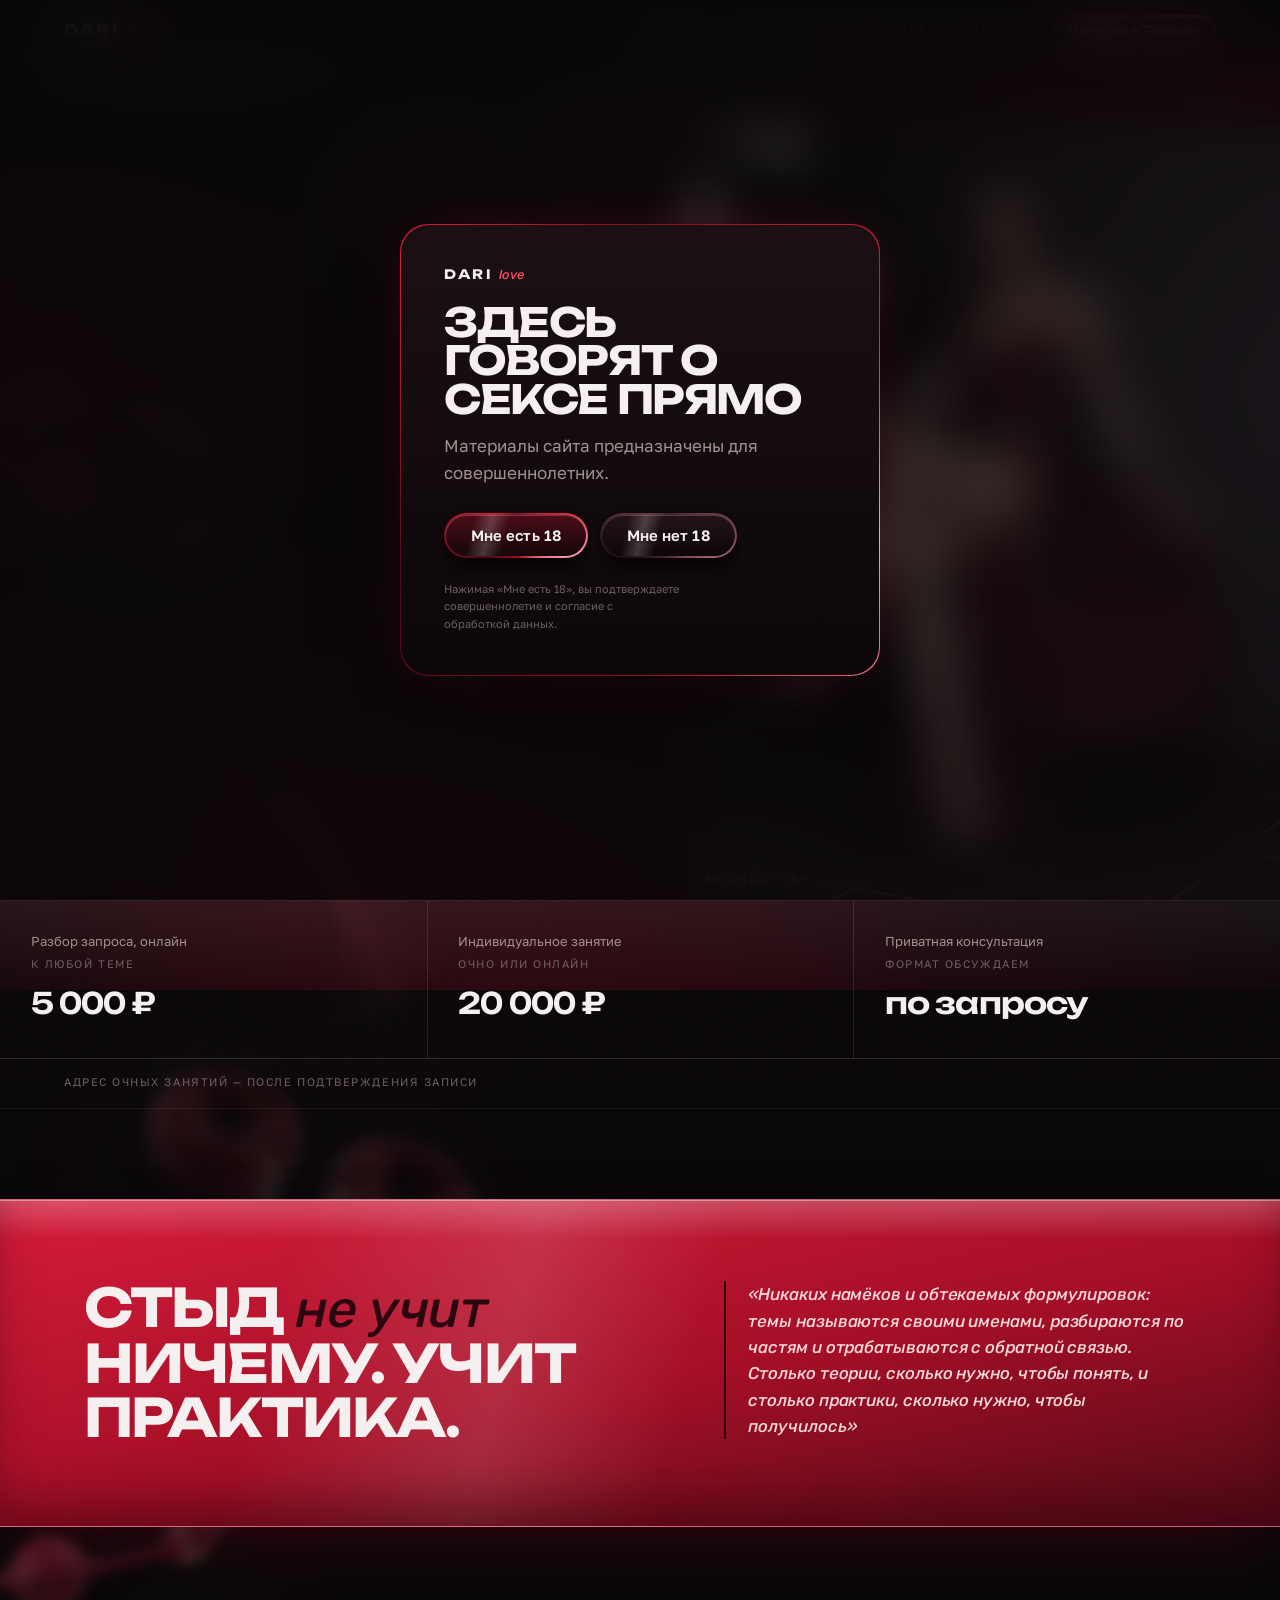
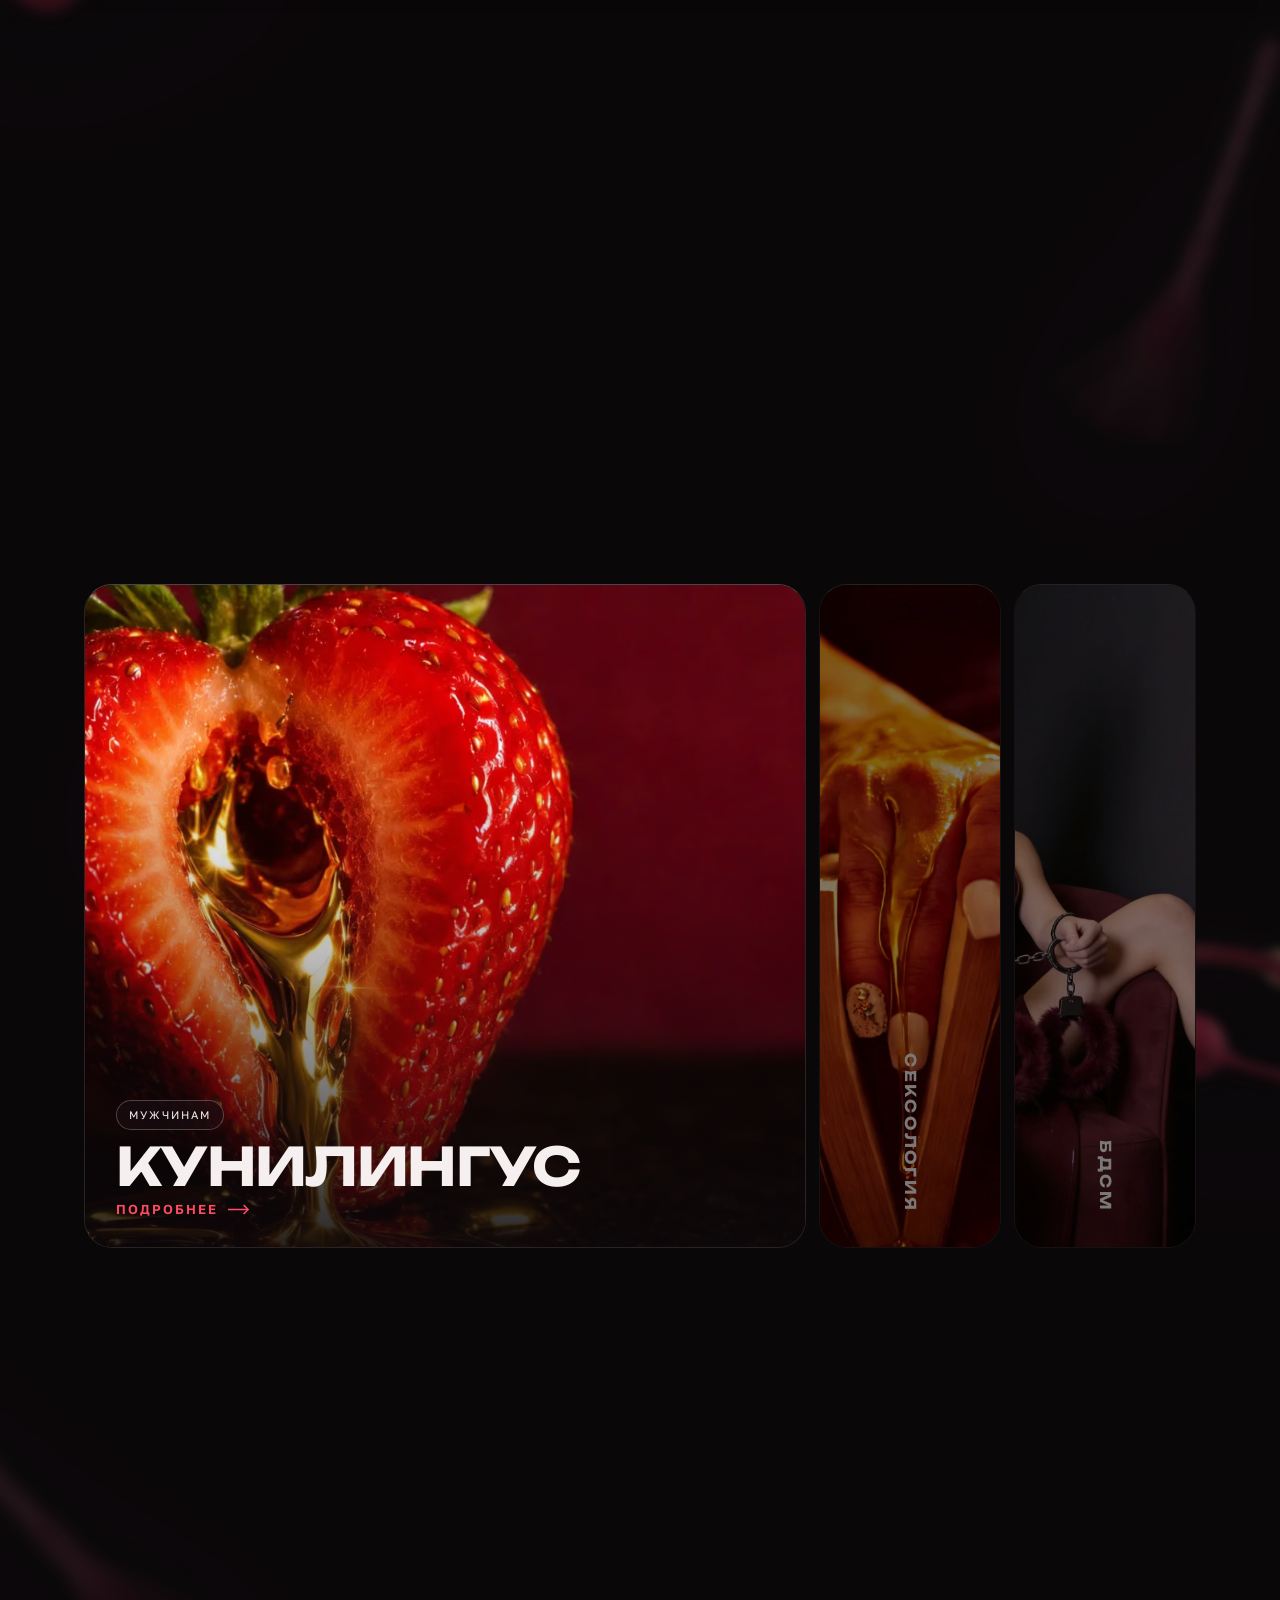
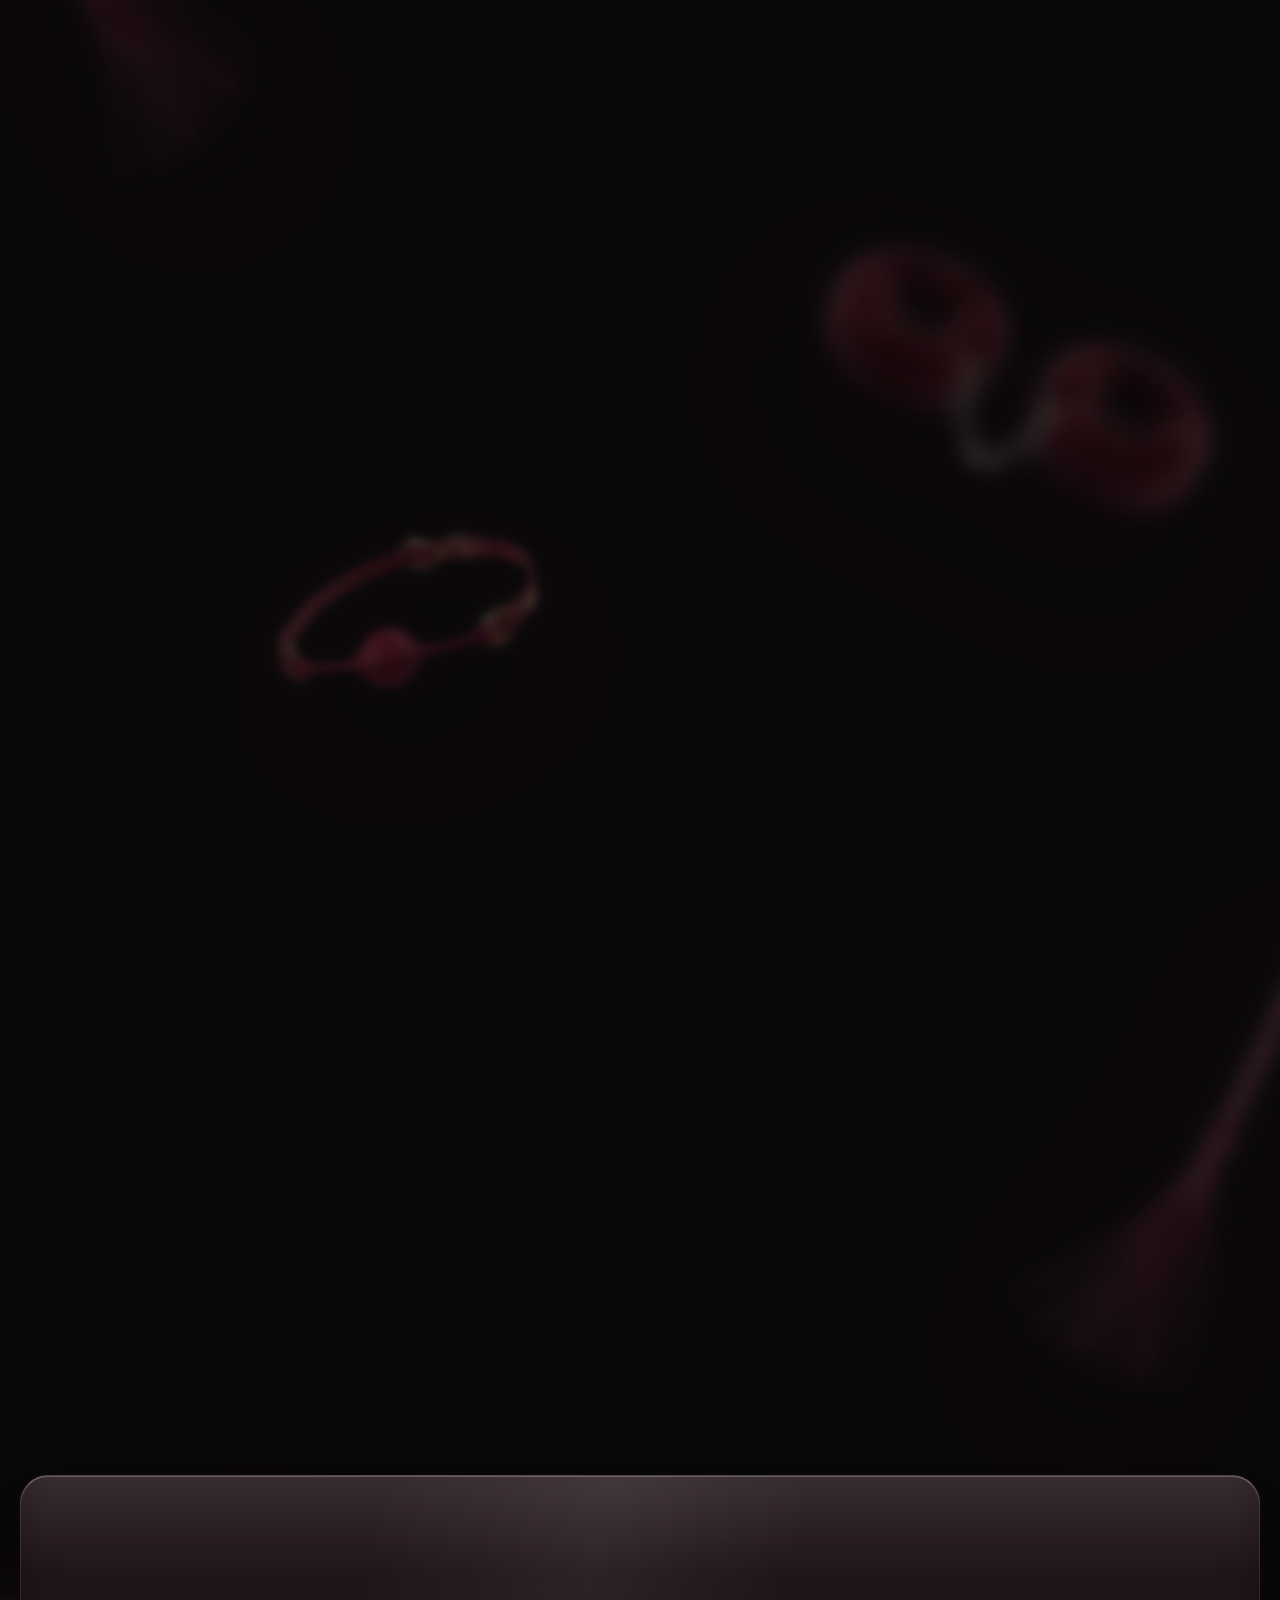
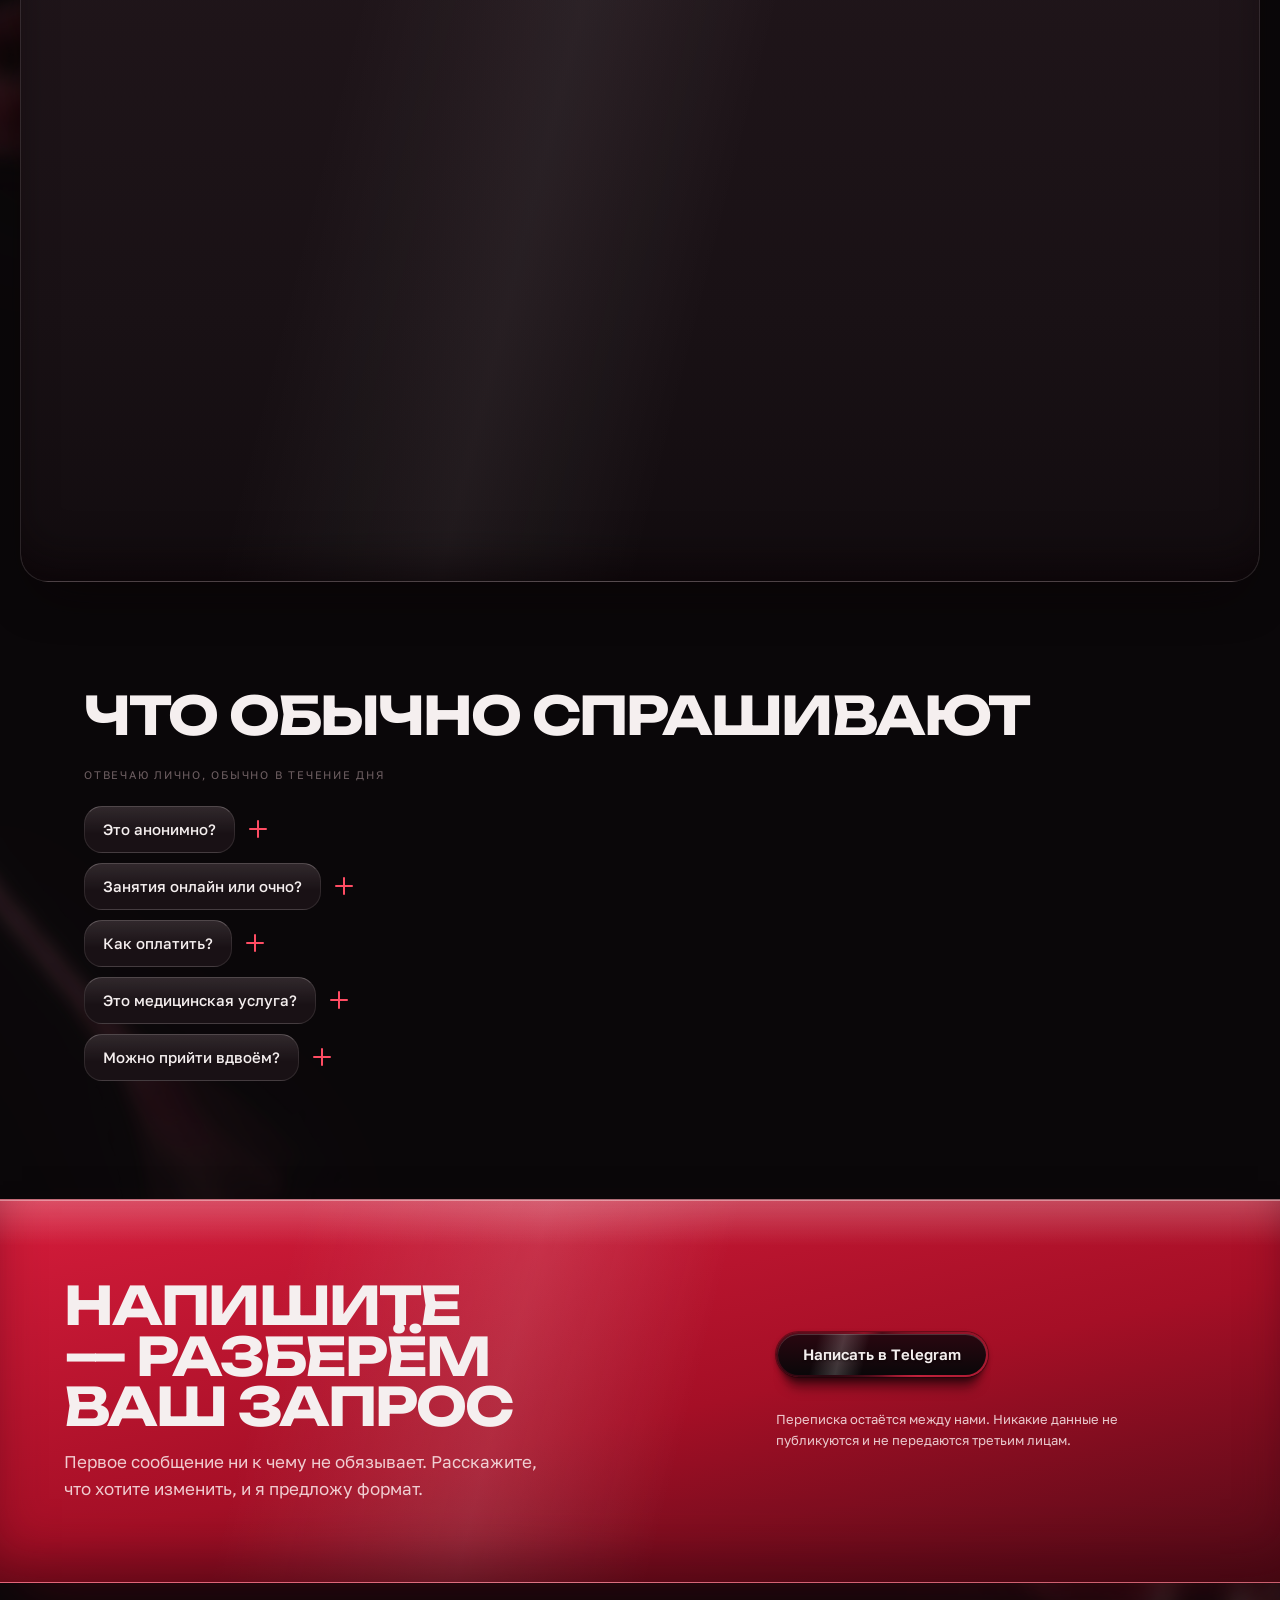
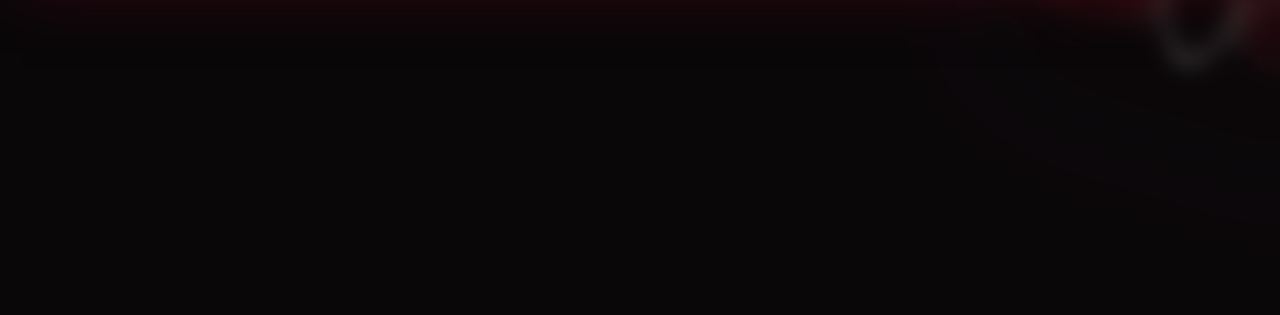
<file: index.html>
<!doctype html>
<html lang="ru">
<head>
<meta charset="utf-8">
<meta name="viewport" content="width=device-width, initial-scale=1">
<title>DARI LOVE · Индивидуальное обучение · Москва</title>
<meta name="description" content="Индивидуальное обучение и разборы. Онлайн и очно в Москве.">
<meta property="og:title" content="DARI LOVE">
<meta property="og:description" content="Индивидуальное обучение · Москва">
<meta property="og:type" content="website">
<meta name="robots" content="index,follow">
<meta name="theme-color" content="#0A0709">
<link rel="preload" as="font" type="font/woff2" href="assets/fonts/unbounded-subset.woff2" crossorigin>
<link rel="preload" as="font" type="font/woff2" href="assets/fonts/golos-text-subset.woff2" crossorigin>
<link rel="preload" as="image" href="assets/img/dari-hero2.avif" type="image/avif">
<link rel="stylesheet" href="css/base.css">
<link rel="stylesheet" href="css/site.css">
</head>
<body>
<!--
THESIS: обучение интимности подано материально — как латекс под студийным
светом: плотно, глянцево, без иносказаний; отказ от книжной метафоры.
OWN-WORLD: почти чёрные натянутые плоскости во всю ширину, жёсткие блики по
верхней кромке, один алый акцент, который горит только под светом,
широкий гротеск капслоком без единой антиквы; атрибуты в фоне ленты
качаются на пружине вслед за перетаскиванием.
STORY: посетитель упирается в прямое заявление, знакомится с автором,
проходит доступные материалы, получает цену и уходит в Telegram.
FIRST VIEWPORT: слева заголовок капслоком и рукописное слово, которое
дописывается на глазах; справа кадр, упирающийся в край экрана.
FORM: латексная плоскость, направление выбрано клиентом взамен «Переплёта».
FINISH: unreviewed and undocumented is unfinished; this build ends with the finish review, the verdict, DESIGN.md, and every shipping raster carrying its provenance
-->
<div class="field"></div>
<div class="grain"></div>

<!-- Возрастной гейт: страница за размытием до подтверждения -->
<div class="gate" id="gate" hidden>
  <div class="gate__card">
    <p class="gate__mark wordmark">DARI <i>love</i></p>
    <h2>Здесь говорят о сексе прямо</h2>
    <p class="gate__note">Материалы сайта предназначены для совершеннолетних.</p>
    <div class="gate__row">
      <button class="pill" id="gate-yes" type="button">Мне есть 18</button>
      <button class="pill pill--quiet" id="gate-no" type="button">Мне нет 18</button>
    </div>
    <p class="gate__legal">Нажимая «Мне есть 18», вы подтверждаете совершеннолетие и согласие с обработкой данных.</p>
  </div>
</div>

<header class="head" id="head">
  <a class="head__mark wordmark" href="#top">DARI <i>love</i></a>
  <nav aria-label="Разделы">
    <a class="rail__tick" href="#about">Обо мне</a>
    <a class="rail__tick" href="#chapters">Темы</a>
    <a class="rail__tick" href="#live">Живой формат</a>
    <a class="rail__tick" href="#faq">Вопросы</a>
  </nav>
  <a class="pill" data-tg="head" href="#">Написать в Telegram</a>
</header>

<!-- Индикатор прокрутки: столбик чёрточек слева, по одной на раздел -->
<nav class="ticks" id="ticks" aria-label="Разделы страницы"></nav>

<!-- Атрибуты левитируют в фоне всей страницы, начиная с первого экрана:
     разные размеры, стороны, наклоны и глубина размытия -->
<div class="attrs" aria-hidden="true">
  <span class="attr attr--01"><picture><source srcset="assets/img/att-cuffs.avif" type="image/avif"><img src="assets/img/att-cuffs.webp" alt="" width="466" height="700" loading="lazy" decoding="async"></picture></span>
  <span class="attr attr--02"><picture><source srcset="assets/img/att-gag.avif" type="image/avif"><img src="assets/img/att-gag.webp" alt="" width="700" height="700" loading="lazy" decoding="async"></picture></span>
  <span class="attr attr--03"><picture><source srcset="assets/img/att-whip.avif" type="image/avif"><img src="assets/img/att-whip.webp" alt="" width="466" height="700" loading="lazy" decoding="async"></picture></span>
  <span class="attr attr--04"><picture><source srcset="assets/img/att-cuffs.avif" type="image/avif"><img src="assets/img/att-cuffs.webp" alt="" width="466" height="700" loading="lazy" decoding="async"></picture></span>
  <span class="attr attr--05"><picture><source srcset="assets/img/att-gag.avif" type="image/avif"><img src="assets/img/att-gag.webp" alt="" width="700" height="700" loading="lazy" decoding="async"></picture></span>
  <span class="attr attr--06"><picture><source srcset="assets/img/att-whip.avif" type="image/avif"><img src="assets/img/att-whip.webp" alt="" width="466" height="700" loading="lazy" decoding="async"></picture></span>
  <span class="attr attr--07"><picture><source srcset="assets/img/att-cuffs.avif" type="image/avif"><img src="assets/img/att-cuffs.webp" alt="" width="466" height="700" loading="lazy" decoding="async"></picture></span>
  <span class="attr attr--08"><picture><source srcset="assets/img/att-gag.avif" type="image/avif"><img src="assets/img/att-gag.webp" alt="" width="700" height="700" loading="lazy" decoding="async"></picture></span>
  <span class="attr attr--09"><picture><source srcset="assets/img/att-whip.avif" type="image/avif"><img src="assets/img/att-whip.webp" alt="" width="466" height="700" loading="lazy" decoding="async"></picture></span>
  <span class="attr attr--10"><picture><source srcset="assets/img/att-cuffs.avif" type="image/avif"><img src="assets/img/att-cuffs.webp" alt="" width="466" height="700" loading="lazy" decoding="async"></picture></span>
  <span class="attr attr--11"><picture><source srcset="assets/img/att-gag.avif" type="image/avif"><img src="assets/img/att-gag.webp" alt="" width="700" height="700" loading="lazy" decoding="async"></picture></span>
  <span class="attr attr--12"><picture><source srcset="assets/img/att-whip.avif" type="image/avif"><img src="assets/img/att-whip.webp" alt="" width="466" height="700" loading="lazy" decoding="async"></picture></span>
  <span class="attr attr--13"><picture><source srcset="assets/img/att-cuffs.avif" type="image/avif"><img src="assets/img/att-cuffs.webp" alt="" width="466" height="700" loading="lazy" decoding="async"></picture></span>
  <span class="attr attr--14"><picture><source srcset="assets/img/att-gag.avif" type="image/avif"><img src="assets/img/att-gag.webp" alt="" width="700" height="700" loading="lazy" decoding="async"></picture></span>
  <span class="attr attr--15"><picture><source srcset="assets/img/att-whip.avif" type="image/avif"><img src="assets/img/att-whip.webp" alt="" width="466" height="700" loading="lazy" decoding="async"></picture></span>
  <span class="attr attr--16"><picture><source srcset="assets/img/att-cuffs.avif" type="image/avif"><img src="assets/img/att-cuffs.webp" alt="" width="466" height="700" loading="lazy" decoding="async"></picture></span>
</div>

<main class="wrap" id="top">

  <!-- ——— Первый экран ————————————————————————————————————— -->
  <section class="hero">
    <div class="hero__lead">
      <h1><span class="hero__line">Об этом</span> <span class="hero__line">не говорят</span> <span class="hot" data-handwrite>вслух</span></h1>
      <p class="lede">Живые занятия и разборы, готовые лекции и работа один на один. Теория, практика с обратной связью и план на несколько недель вместо случайных советов.</p>
      <p class="subjects">Кунилингус · Сексология · БДСМ · Приватно · Москва · и многое другое</p>

      <div class="actions">
        <a class="pill" data-tg="hero" href="#">Написать в Telegram</a>
        <a class="pill pill--quiet" href="#chapters">Смотреть темы</a>
      </div>
    </div>

    <figure class="shot">
      <div class="plate">
        <picture><source srcset="assets/img/dari-hero2.avif" type="image/avif"><img class="over" src="assets/img/dari-hero2.webp" alt="Dari love в бордовом латексном платье" width="1200" height="1600" fetchpriority="high" decoding="async"></picture>
      </div>
      <figcaption class="shot__cap"><span>Москва</span><span class="tabular">18+</span></figcaption>
    </figure>
  </section>

  <!-- ——— Прайс-строка ————————————————————————————————————— -->
  <dl class="rates" id="prices"></dl>
  <p class="rates__note">Адрес очных занятий — после подтверждения записи</p>

  <!-- ——— Манифест: алая плоскость во всю ширину ——————————— -->
  <section class="manifest material material--hot">
    <div class="hold manifest__inner">
      <p class="manifest__line">Стыд <span class="hot">не учит</span> ничему. Учит практика.</p>
      <blockquote class="manifest__quote">«Никаких намёков и обтекаемых формулировок: темы называются своими именами, разбираются по частям и отрабатываются с обратной связью. Столько теории, сколько нужно, чтобы понять, и столько практики, сколько нужно, чтобы получилось»</blockquote>
    </div>
  </section>

  <!-- ——— Обо мне ————————————————————————————————————————— -->
  <section class="about" id="about">
    <div class="plate about__plate">
      <img src="assets/img/dari-wide.webp" alt="Dari love" width="1200" height="675" loading="lazy" decoding="async">
    </div>
    <div>
      <h2 id="about-title"></h2>
      <p class="about__text" id="about-text"></p>
      <p class="placeholder">Заглушка — заменить на настоящий текст и факты</p>
      <div class="about__facts" id="about-facts"></div>
    </div>
  </section>

  <!-- ——— Доступные материалы: тянущаяся лента ——————————————— -->
  <section class="chapters" id="chapters">
    <div class="chapters__pin">
      <div class="chapters__head">
        <h2>Доступные материалы</h2>
        <p class="chapters__counter tabular" id="deck-counter"></p>
      </div>

      <div class="gallery" id="gallery"></div>
    </div>
  </section>

  <!-- ——— Живой формат ——————————————————————————————————— -->
  <section class="live" id="live">
    <h2>Занятия в Москве</h2>
    <p class="live__lede">Очные занятия проходят небольшими группами и один на один. Мест физически немного, поэтому запись закрывается заранее.</p>

    <div class="live__grid">
      <div class="fact"><b class="tabular" id="live-seats"></b><span>свободно на ближайшие даты</span></div>
      <div class="fact"><b class="tabular" id="live-deadline"></b><span id="live-month"></span></div>
    </div>

    <p class="live__cta">
      <a class="pill" data-tg="live" href="#">Занять место</a>
      <span id="live-gift"></span>
    </p>
  </section>

  <!-- ——— Приватно: единственное место консультации на странице —— -->
  <section class="private material" id="private">
    <div>
      <h2 id="consult-title"></h2>
      <p id="consult-text"></p>
      <ul class="private__list" id="consult-points"></ul>
      <p class="private__price" id="consult-price"></p>
      <p style="margin-top:26px"><a class="pill" data-tg="private" href="#">Написать лично</a></p>
    </div>
    <div class="plate private__plate">
      <picture><source srcset="assets/img/card-konsul.avif" type="image/avif"><img src="assets/img/card-konsul.webp" alt="" width="900" height="1125" loading="lazy" decoding="async"></picture>
    </div>
  </section>

  <!-- ——— Отзывы (удаляются, пока список пуст) ———————————— -->
  <section class="reviews" id="reviews">
    <h2>Отзывы</h2>
    <div class="reviews__grid" id="reviews-grid"></div>
  </section>

  <!-- ——— Вопросы ————————————————————————————————————————— -->
  <section class="faq" id="faq">
    <h2>Что обычно спрашивают</h2>
    <div id="faq-list"></div>
  </section>

  <!-- ——— Заявка: алая плоскость во всю ширину —————————————— -->
  <section class="lead material material--hot">
    <div>
      <h2>Напишите — разберём ваш запрос</h2>
      <p>Первое сообщение ни к чему не обязывает. Расскажите, что хотите изменить, и я предложу формат.</p>
    </div>
    <div class="lead__side">
      <a class="pill" data-tg="lead" href="#">Написать в Telegram</a>
      <p class="consent">Переписка остаётся между нами. Никакие данные не публикуются и не передаются третьим лицам.</p>
    </div>
  </section>

  <!-- ——— Подвал —————————————————————————————————————————— -->
  <footer class="foot">
    <hr class="seam">
    <div class="wordmark">DARI <i>love</i></div>
    <div class="foot__links" id="foot-links"></div>
    <small id="foot-legal"></small>
    <small>18+ · Москва</small>
  </footer>
</main>

<!-- Единственная кнопка благодарности: плавающий виджет, качается при прокрутке -->
<a class="thanks-widget" id="thanks" data-href="tribute" href="#">
  <svg viewBox="0 0 24 24" aria-hidden="true"><path d="M12 20.4 4.3 12.8a4.6 4.6 0 0 1 6.5-6.5l1.2 1.2 1.2-1.2a4.6 4.6 0 0 1 6.5 6.5z"/></svg>
  <span>Поблагодарить</span>
</a>

<dialog class="sheet" id="sheet">
  <div class="sheet__inner material" id="sheet-body"></div>
  <button class="sheet__close" id="sheet-close" type="button" aria-label="Закрыть">
    <svg viewBox="0 0 20 20" aria-hidden="true"><path d="M5 5 15 15M15 5 5 15"/></svg>
  </button>
</dialog>

<script src="js/content.js" defer></script>
<script src="js/handwriting.js" defer></script>
<script src="js/site.js" defer></script>
</body>
</html>
</file>
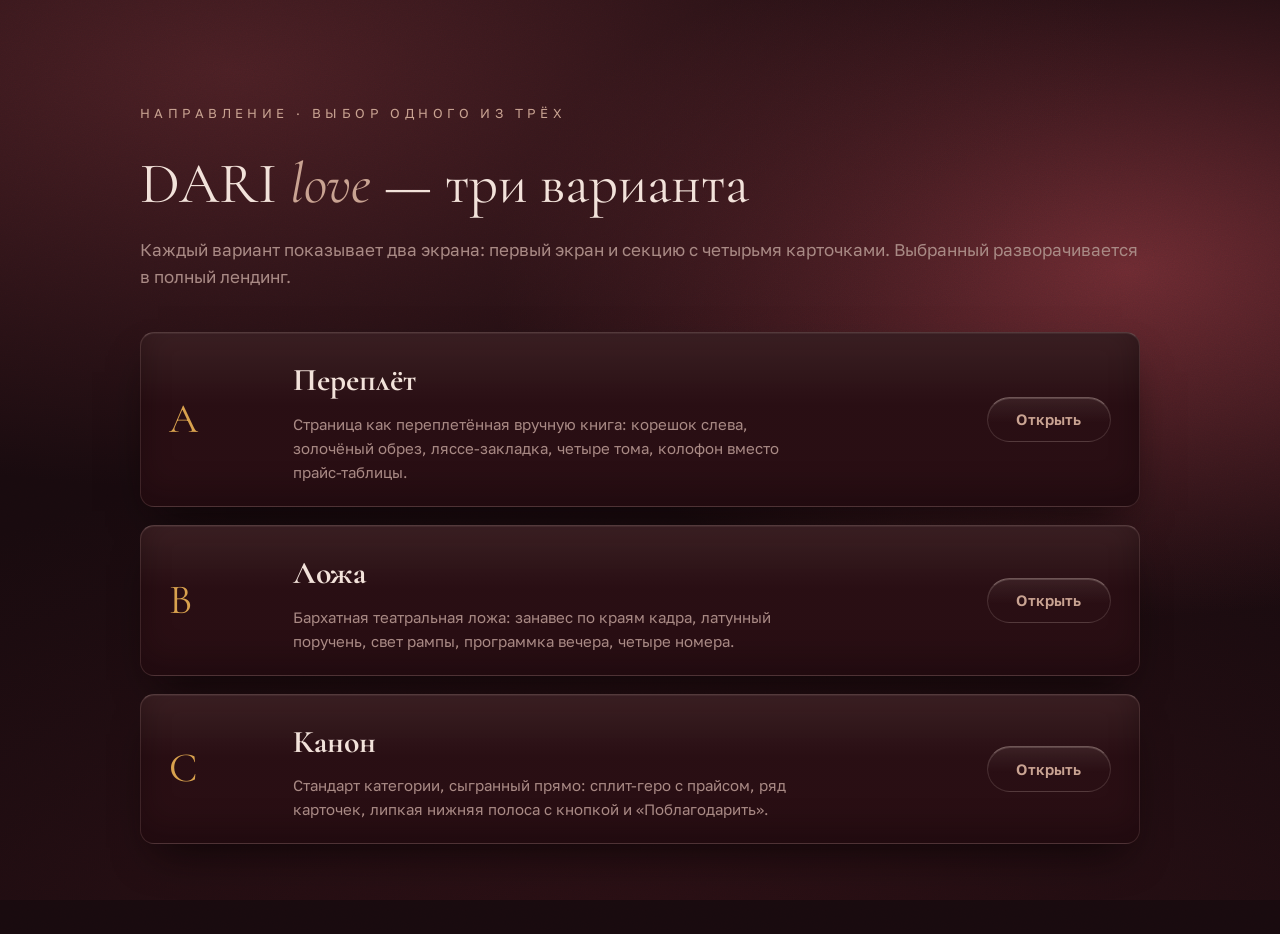
<file: variants/index.html>
<!doctype html>
<html lang="ru">
<head>
<meta charset="utf-8">
<meta name="viewport" content="width=device-width, initial-scale=1">
<title>DARI LOVE · три направления</title>
<link rel="preconnect" href="https://fonts.googleapis.com">
<link rel="preconnect" href="https://fonts.gstatic.com" crossorigin>
<link href="https://fonts.googleapis.com/css2?family=Cormorant+Garamond:ital,wght@0,300;0,400;1,300;1,400&family=Golos+Text:wght@400;500;600&display=swap" rel="stylesheet">
<link rel="stylesheet" href="shared.css">
<style>
  .page { max-width: 1080px; margin: 0 auto; padding: clamp(40px, 8vw, 90px) clamp(18px, 4vw, 40px) 90px; }
  h1 { font-family: 'Cormorant Garamond', Georgia, serif; font-weight: 400; font-size: var(--step-4); margin: 14px 0 6px; }
  .sub { color: var(--muted); margin: 0 0 42px; }
  .list { display: grid; gap: 18px; }
  .row {
    display: grid; grid-template-columns: 92px 1fr auto; gap: clamp(16px, 3vw, 32px);
    align-items: center; padding: 22px clamp(18px, 3vw, 28px);
    border-radius: 14px; text-decoration: none; color: inherit;
    transition: transform 200ms var(--ease);
  }
  .row:hover { transform: translateY(-3px); }
  .row__key { font-family: 'Cormorant Garamond', Georgia, serif; font-size: 2.6rem; line-height: 1; color: var(--gold); }
  .row__name { font-family: 'Cormorant Garamond', Georgia, serif; font-size: var(--step-3); margin: 0; }
  .row__note { color: var(--muted); font-size: var(--step-1); margin: 6px 0 0; max-width: 56ch; }
  @media (max-width: 620px) { .row { grid-template-columns: 56px 1fr; } .row .pill { grid-column: 2; justify-self: start; } }
</style>
</head>
<body>
<div class="velvet"></div>
<div class="grain"></div>

<main class="page">
  <p class="kicker">Направление · выбор одного из трёх</p>
  <h1>DARI <i style="font-style:italic;color:var(--skin)">love</i> — три варианта</h1>
  <p class="sub">Каждый вариант показывает два экрана: первый экран и секцию с четырьмя карточками. Выбранный разворачивается в полный лендинг.</p>

  <div class="list">
    <a class="row material" href="a-perepliot.html">
      <span class="row__key">A</span>
      <span>
        <h2 class="row__name">Переплёт</h2>
        <p class="row__note">Страница как переплетённая вручную книга: корешок слева, золочёный обрез, ляссе-закладка, четыре тома, колофон вместо прайс-таблицы.</p>
      </span>
      <span class="pill pill--quiet">Открыть</span>
    </a>

    <a class="row material" href="b-lozha.html">
      <span class="row__key">B</span>
      <span>
        <h2 class="row__name">Ложа</h2>
        <p class="row__note">Бархатная театральная ложа: занавес по краям кадра, латунный поручень, свет рампы, программка вечера, четыре номера.</p>
      </span>
      <span class="pill pill--quiet">Открыть</span>
    </a>

    <a class="row material" href="c-kanon.html">
      <span class="row__key">C</span>
      <span>
        <h2 class="row__name">Канон</h2>
        <p class="row__note">Стандарт категории, сыгранный прямо: сплит-геро с прайсом, ряд карточек, липкая нижняя полоса с кнопкой и «Поблагодарить».</p>
      </span>
      <span class="pill pill--quiet">Открыть</span>
    </a>
  </div>
</main>
</body>
</html>
</file>
<file: css/base.css>
/* DARI LOVE — фундамент направления «Латекс».
   Материал страницы — не бархат, а латекс: свет ложится жёсткими бликами,
   тени густые, красный горит только там, где на него падает свет. */

/* Шрифты лежат в репозитории сабсетами: кириллица, базовая латиница,
   типографика и знак рубля. С Google приходило 307 КБ в пяти файлах плюс два
   внешних соединения (googleapis + gstatic); здесь 120 КБ и ни одного чужого
   домена. Unbounded и Golos — переменные по оси веса, Rubik зафиксирован на
   450: он нужен ровно для курсивных акцентов и прямой речи.
   Лицензии OFL лежат рядом, в assets/fonts/. */

@font-face {
  font-family: 'Unbounded';
  src: url('../assets/fonts/unbounded-subset.woff2') format('woff2-variations');
  font-weight: 500 800;
  font-style: normal;
  font-display: swap;
}

@font-face {
  font-family: 'Golos Text';
  src: url('../assets/fonts/golos-text-subset.woff2') format('woff2-variations');
  font-weight: 400 600;
  font-style: normal;
  font-display: swap;
}

@font-face {
  font-family: 'Rubik';
  src: url('../assets/fonts/rubik-italic-subset.woff2') format('woff2');
  font-weight: 400 600;
  font-style: italic;
  font-display: swap;
}

:root {
  /* Поверхности: от самой глубокой к поднятой. Чистого чёрного нет. */
  --void:      #0A0709;
  --pitch:     #120C0F;
  --slab:      #191115;
  --slab-lit:  #21161B;

  /* Латекс: один акцент, три состояния света. */
  --latex:     #A50F26;
  --latex-lit: #D51C3B;
  --latex-hot: #FF4C63;
  --latex-low: #4E0A16;

  /* Те же цвета триплетами: поле и свечения смешиваются из палитры,
     а не из подобранных на глаз соседних оттенков. */
  --latex-rgb:     165 15 38;
  --latex-lit-rgb: 213 28 59;
  --latex-hot-rgb: 255 76 99;
  --latex-low-rgb: 78 10 22;
  --latex-shadow: #2A0710;   /* красное в тени: текст и клавиша на алой плоскости */

  /* Текст. */
  --bone:      #F5EFEF;
  --ash:       #A2908F;
  --dim:       #6E5F62;

  /* Блик: один цвет, лестница прозрачностей. */
  --sheen-rgb: 255 244 244;
  --sheen-06: rgb(var(--sheen-rgb) / .06);
  --sheen-10: rgb(var(--sheen-rgb) / .10);
  --sheen-16: rgb(var(--sheen-rgb) / .16);
  --sheen-24: rgb(var(--sheen-rgb) / .24);
  --sheen-40: rgb(var(--sheen-rgb) / .40);
  --sheen-70: rgb(var(--sheen-rgb) / .70);

  /* Тень всегда с красным подтоном: нейтральной чёрной на странице нет.
     Под алыми поверхностями подтон горячее — отсюда отдельная пара. */
  --shade-rgb:     12 4 7;
  --shade-hot-rgb: 70 6 18;
  --shade-lit-rgb: 60 4 14;
  --shade-soft: rgb(var(--shade-rgb) / .55);
  --shade-deep: rgb(9 3 5 / .85);

  /* Ширина верхней полосы и общий предел ширины. */
  --rail: 64px;
  --page: 1240px;
  --pad: clamp(20px, 5vw, 64px);

  /* Радиусы: латекс натянут, углы тугие. */
  --r-xs: 2px;
  --r-s:  5px;
  --r-m:  10px;
  --r-l:  18px;
  --r-xl: 28px;
  --r-pill: 999px;

  /* Шкала. Дисплей — Unbounded, широкий, поэтому трекинг отрицательный. */
  --step-00: 0.6875rem;
  --step-0:  0.8125rem;
  --step-1:  0.9375rem;
  --step-2:  1.0625rem;
  --step-3:  clamp(1.25rem, 1rem + 1.1vw, 1.85rem);
  --step-3x: clamp(1.6rem, 1rem + 2.2vw, 2.5rem);
  --step-4:  clamp(1.85rem, 1.1rem + 3vw, 3.3rem);
  --step-5:  clamp(2.2rem, 0.6rem + 5.6vw, 4.3rem);

  color-scheme: dark;
  accent-color: var(--latex-lit);
  --ease: cubic-bezier(0.23, 1, 0.32, 1);
  --ease-move: cubic-bezier(0.77, 0, 0.175, 1);
  --fill: 0;
  --read: 0;
}

*, *::before, *::after { box-sizing: border-box; }

/* Элемент picture — обёртка для выбора формата, а не элемент раскладки:
   убираем её из потока, иначе размеры и анимации, рассчитанные на саму
   картинку, ломаются. */
picture { display: contents; }

::selection { background: var(--latex); color: var(--bone); }

:root {
  scrollbar-color: var(--latex) var(--void);
  scrollbar-width: thin;
}

a { text-underline-offset: 0.22em; text-decoration-thickness: 1px; }

html { -webkit-text-size-adjust: 100%; scroll-behavior: smooth; }

@media (prefers-reduced-motion: reduce) { html { scroll-behavior: auto; } }

body {
  margin: 0;
  position: relative;      /* слой атрибутов меряется от всей страницы, не от окна */
  background: var(--void);
  color: var(--bone);
  font-family: 'Golos Text', system-ui, sans-serif;
  font-size: var(--step-2);
  line-height: 1.6;
  font-synthesis-weight: none;
  caret-color: var(--latex-lit);
  overflow-x: hidden;
}

body[data-gated] { overflow: hidden; }

/* Студийный свет по латексу: две тугих зоны — холодная сверху слева
   и красная снизу справа. Пятна маленькие и с резким спадом:
   размазанное свечение читается как бархат, а не как резина. */
.field {
  position: fixed;
  inset: -10%;
  z-index: -2;
  background:
    radial-gradient(34% 22% at 20% 4%,  rgb(var(--sheen-rgb) / .10) 0%, transparent 62%),
    radial-gradient(52% 38% at 88% 18%, rgb(var(--latex-rgb) / .38) 0%, transparent 60%),
    radial-gradient(46% 32% at 8% 42%,  rgb(var(--latex-low-rgb) / .55) 0%, transparent 62%),
    radial-gradient(58% 40% at 78% 62%, rgb(var(--latex-rgb) / .24) 0%, transparent 64%),
    radial-gradient(70% 46% at 30% 86%, rgb(var(--latex-low-rgb) / .48) 0%, transparent 62%),
    radial-gradient(80% 52% at 52% 108%, var(--latex-shadow) 0%, transparent 62%),
    var(--void);
}

.grain {
  position: fixed;
  inset: -20%;
  z-index: -1;
  pointer-events: none;
  opacity: 0.05;
  background-image: url("data:image/svg+xml,%3Csvg xmlns='http://www.w3.org/2000/svg' width='180' height='180'%3E%3Cfilter id='n'%3E%3CfeTurbulence type='fractalNoise' baseFrequency='0.85' numOctaves='3'/%3E%3C/filter%3E%3Crect width='180' height='180' filter='url(%23n)' opacity='0.42'/%3E%3C/svg%3E");
}

/* ------------------------------------------------------------- материал */

/* Один рецепт на все поднятые поверхности: жёсткая грань сверху,
   косой блик через плоскость, густое затемнение книзу, красная тень. */
.material {
  position: relative;
  background:
    linear-gradient(180deg, var(--sheen-10), transparent 14%),
    linear-gradient(104deg, transparent 26%, var(--sheen-06) 42%, transparent 56%),
    linear-gradient(180deg, var(--slab-lit), var(--slab) 62%, var(--pitch));
  border: 1px solid var(--sheen-10);
  border-top-color: var(--sheen-24);
  box-shadow:
    0 1px 0 var(--sheen-24) inset,
    0 -30px 50px -20px rgba(8, 2, 4, .7) inset,
    0 26px 50px -22px var(--shade-deep);
}

/* Красная плоскость: тот же рецепт, но свет по латексу горячее. */
.material--hot {
  background:
    linear-gradient(180deg, var(--sheen-24), transparent 12%),
    linear-gradient(104deg, transparent 22%, rgb(var(--sheen-rgb) / .12) 40%, transparent 54%),
    linear-gradient(168deg, var(--latex-lit), var(--latex) 54%, var(--latex-low));
  border-color: rgb(var(--sheen-rgb) / .14);
  border-top-color: var(--sheen-40);
  box-shadow:
    0 1px 0 var(--sheen-40) inset,
    0 -34px 56px -18px rgb(var(--shade-lit-rgb) / .65) inset,
    0 26px 54px -22px rgb(var(--shade-hot-rgb) / .75);
}

/* Шов: две волосяные линии с красной искрой между ними —
   вместо книжного орнамента. */
.seam {
  height: 1px;
  border: 0;
  margin: 0;
  background:
    linear-gradient(90deg, transparent, var(--sheen-16) 22%, var(--sheen-16) 78%, transparent);
  position: relative;
}

.seam::after {
  content: "";
  position: absolute;
  left: 0;
  top: 0;
  height: 1px;
  width: 100%;
  transform: scaleX(var(--fill, 0));
  transform-origin: left;
  background: linear-gradient(90deg, var(--latex), var(--latex-hot) 70%, transparent);
  box-shadow: 0 0 12px rgb(var(--latex-hot-rgb) / .5);
}

/* ------------------------------------------------------------- кнопка */

/* Жидкий металл в бордовом: корпус собран слоями, как в референсе.
   Внешний слой — вращающийся конический градиент, он же ободок; внутренняя
   грань лежит на ::before и вдавливается при нажатии; ::after ведёт косой
   блик. Угол крутится как свойство, поэтому металл течёт, а не мигает. */

@property --metal {
  syntax: '<angle>';
  initial-value: 0deg;
  inherits: false;
}

@keyframes metal-turn {
  to { --metal: 360deg; }
}

@keyframes ripple-out {
  from { transform: translate(-50%, -50%) scale(0); opacity: .55; }
  to   { transform: translate(-50%, -50%) scale(14); opacity: 0; }
}

.pill {
  --face: linear-gradient(180deg, #4A0C18 0%, #16070B 100%);
  --ring: conic-gradient(from var(--metal),
    #7A1120 0deg, #D51C3B 60deg, #FF9DAC 110deg, #A50F26 170deg,
    #4E0A16 240deg, #D51C3B 310deg, #7A1120 360deg);
  appearance: none;
  position: relative;
  isolation: isolate;
  display: inline-flex;
  align-items: center;
  justify-content: center;
  gap: 0.6em;
  padding: 1em 1.8em;
  border: 0;
  border-radius: var(--r-pill);
  background: var(--ring);
  color: var(--bone);
  font: 600 var(--step-1)/1 'Golos Text', system-ui, sans-serif;
  letter-spacing: 0.005em;
  text-decoration: none;
  text-shadow: 0 1px 2px rgb(9 3 5 / .55);
  cursor: pointer;
  overflow: hidden;
  box-shadow:
    0 0 0 1px rgb(9 3 5 / .35),
    0 20px 12px -10px rgb(9 3 5 / .5),
    0 9px 9px -6px rgb(9 3 5 / .4),
    0 2px 5px rgb(9 3 5 / .35);
  transition:
    transform 160ms cubic-bezier(0.34, 1.56, 0.64, 1),
    box-shadow 200ms var(--ease),
    filter 200ms var(--ease);
}

/* Внутренняя грань: она и делает ободок шириной 2px. */
.pill::before {
  content: "";
  position: absolute;
  inset: 2px;
  z-index: -1;
  border-radius: inherit;
  background: var(--face);
  box-shadow: 0 1px 0 rgb(var(--sheen-rgb) / .18) inset;
  transition: box-shadow 150ms cubic-bezier(0.4, 0, 0.2, 1);
}

/* Косой блик по грани: уезжает при наведении. */
.pill::after {
  content: "";
  position: absolute;
  inset: 2px;
  z-index: -1;
  border-radius: inherit;
  background: linear-gradient(104deg, transparent 34%, rgb(var(--sheen-rgb) / .20) 46%, transparent 58%);
  transform: translateX(-16%);
  transition: transform 420ms var(--ease);
  pointer-events: none;
}

@media (hover: hover) and (pointer: fine) {
  .pill:hover {
    filter: brightness(1.06);
    animation: metal-turn 5s linear infinite;
    box-shadow:
      0 0 0 1px rgb(9 3 5 / .35),
      0 0 28px -2px rgb(var(--latex-lit-rgb) / .45),
      0 18px 14px -10px rgb(9 3 5 / .5),
      0 6px 8px -6px rgb(9 3 5 / .4);
  }
  .pill:hover::after { transform: translateX(18%); }
}

.pill:active {
  transform: translateY(1px) scale(0.975);
}

.pill:active::before {
  box-shadow:
    0 2px 4px rgb(9 3 5 / .5) inset,
    0 1px 2px rgb(9 3 5 / .4) inset;
}

/* Тихая кнопка: тот же корпус, металл темнее и без алого накала. */
.pill--quiet {
  --face: linear-gradient(180deg, #241318 0%, #0D0709 100%);
  --ring: conic-gradient(from var(--metal),
    #3A2128 0deg, #6E3B45 70deg, #9C5A66 120deg, #4A2A31 180deg,
    #1E1114 250deg, #6E3B45 320deg, #3A2128 360deg);
}

/* Рябь от клика: один короткий кадр, добавляется скриптом. */
.pill .ripple {
  position: absolute;
  width: 18px;
  height: 18px;
  border-radius: 50%;
  background: radial-gradient(circle, rgb(var(--sheen-rgb) / .5) 0%, rgb(var(--sheen-rgb) / 0) 70%);
  pointer-events: none;
  z-index: -1;
  animation: ripple-out 600ms ease-out forwards;
}

:where(a, button, summary):focus-visible {
  outline: 2px solid var(--latex-hot);
  outline-offset: 3px;
  border-radius: var(--r-s);
}

@media (prefers-reduced-motion: reduce) {
  .pill { animation: none; }
  .pill .ripple { display: none; }
}

/* ------------------------------------------------------------ фотография */

/* Кадры идут в собственном цвете: оправа даёт обрезку, радиус и блик по
   кромке, но не фильтр и не режим наложения. */
.plate {
  position: relative;
  overflow: hidden;
  background: var(--pitch);
  isolation: isolate;
}

.plate img {
  display: block;
  width: 100%;
  height: 100%;
  object-fit: cover;
}

/* Латексная кромка вокруг кадра: свет сверху, красная искра снизу. */
.plate::after {
  content: "";
  position: absolute;
  inset: 0;
  pointer-events: none;
  border-radius: inherit;
  box-shadow:
    0 1px 0 var(--sheen-24) inset,
    0 -1px 0 rgb(var(--latex-lit-rgb) / .35) inset;
}

/* ------------------------------------------------------------- логотип */

.wordmark {
  font-family: 'Unbounded', system-ui, sans-serif;
  font-size: var(--step-3);
  font-weight: 700;
  letter-spacing: 0.16em;
  text-transform: uppercase;
  color: var(--bone);
  line-height: 1;
}

.wordmark i {
  font-family: 'Rubik', system-ui, sans-serif;
  font-style: italic;
  font-weight: 500;
  letter-spacing: 0.01em;
  text-transform: lowercase;
  color: var(--latex-hot);
}

/* Горячее слово: акцент набирается курсивом Rubik — у Unbounded и Golos
   курсива нет, синтетический наклон запрещён. */
.hot {
  font-family: 'Rubik', system-ui, sans-serif;
  font-style: italic;
  font-weight: 500;
  color: var(--latex-hot);
  letter-spacing: -0.01em;
}

.tabular { font-variant-numeric: tabular-nums; }

@media (prefers-reduced-motion: reduce) {
  .field { animation: none; transform: none; }
  *, *::before, *::after {
    animation-duration: 0.001ms !important;
    animation-iteration-count: 1 !important;
    transition-property: opacity, color, background-color, border-color !important;
    transition-duration: 200ms !important;
  }
  .pill:active { transform: none; }
}
</file>
<file: css/site.css>
/* DARI LOVE — композиция страницы. Направление «Латекс».
   Плоскости идут во всю ширину и упираются друг в друга; воздух живёт
   внутри плоскости, а не между ними. */

/* ------------------------------------------------------------------ сетка */

.wrap { position: relative; }

/* Держатель содержимого. Плоскость без него идёт во всю ширину экрана. */
.hold {
  width: 100%;
  max-width: var(--page);
  margin-inline: auto;
  padding-inline: var(--pad);
}

section { position: relative; }

h1, h2, h3 {
  font-family: 'Unbounded', system-ui, sans-serif;
  font-weight: 700;
  text-transform: uppercase;
  letter-spacing: -0.035em;
  line-height: 0.96;
  margin: 0;
  text-wrap: balance;
  overflow-wrap: break-word;
}

h2 { font-size: var(--step-4); }
h3 { font-size: var(--step-3); letter-spacing: -0.03em; }

p { text-wrap: pretty; }

.lede, .live__lede { font-size: var(--step-3); line-height: 1.45; color: var(--bone); max-width: 34ch; }

.placeholder {
  font-size: var(--step-00);
  letter-spacing: 0.16em;
  text-transform: uppercase;
  color: var(--latex-hot);
  opacity: .75;
  margin: 14px 0 0;
}

/* ------------------------------------------------------------------ гейт */

.gate {
  position: fixed;
  inset: 0;
  z-index: 90;
  display: grid;
  place-items: center;
  padding: var(--pad);
  background: rgb(10 7 9 / .78);
  backdrop-filter: blur(24px) saturate(.9);
  animation: gate-in 260ms var(--ease) both;
}

/* Карточка собрана как кнопка: вращающийся металлический ободок и тёмная
   грань внутри — согласия просят тем же материалом, что и всё остальное. */
.gate__card {
  position: relative;
  isolation: isolate;
  max-width: 480px;
  padding: clamp(28px, 5vw, 44px);
  border-radius: var(--r-xl);
  background: conic-gradient(from var(--metal),
    #7A1120 0deg, #D51C3B 60deg, #FF9DAC 110deg, #A50F26 170deg,
    #4E0A16 240deg, #D51C3B 310deg, #7A1120 360deg);
  animation: gate-card-in 320ms var(--ease) both;
  box-shadow: 0 40px 80px -30px rgb(9 3 5 / .9), 0 0 60px -20px rgb(var(--latex-lit-rgb) / .35);
}

.gate__card::before {
  content: "";
  position: absolute;
  inset: 1px;
  z-index: -1;
  border-radius: inherit;
  background: linear-gradient(180deg, #1C1014 0%, #0B0709 100%);
}

.gate__mark { margin: 0 0 22px; font-size: var(--step-0); letter-spacing: .2em; }
.gate__card h2 { font-size: var(--step-3x); margin-bottom: 14px; }
.gate__note { color: var(--ash); margin: 0 0 26px; }
.gate__row { display: flex; gap: 12px; flex-wrap: wrap; }

.gate__legal {
  margin: 22px 0 0;
  font-size: var(--step-00);
  line-height: 1.6;
  color: var(--dim);
  max-width: 40ch;
}

@keyframes gate-in {
  from { opacity: 0; }
  to   { opacity: 1; }
}

@keyframes gate-card-in {
  from { opacity: 0; transform: scale(0.96) translateY(8px); }
  to   { opacity: 1; transform: none; }
}

body[data-gated] .wrap,
body[data-gated] .attrs,
body[data-gated] .head,
body[data-gated] .ticks,
body[data-gated] .thanks-widget { pointer-events: none; user-select: none; }

/* ------------------------------------------------------------------ шапка */

/* Шапка сопровождает всю прокрутку и никогда не прячется. */
.head {
  position: fixed;
  inset: 0 0 auto;
  z-index: 40;
  display: flex;
  align-items: center;
  gap: clamp(10px, 2vw, 28px);
  padding: 14px var(--pad);
  background: linear-gradient(180deg, rgb(10 7 9 / .97) 40%, rgb(10 7 9 / .82) 78%, rgb(10 7 9 / 0));
}

/* Полоса прочитанного: единственный индикатор прогресса в шапке. */
.head::after {
  content: "";
  position: absolute;
  left: 0;
  bottom: 0;
  height: 2px;
  width: 100%;
  transform: scaleX(var(--read, 0));
  transform-origin: left;
  background: linear-gradient(90deg, var(--latex), var(--latex-hot));
  box-shadow: 0 0 14px rgb(var(--latex-hot-rgb) / .55);
}

.head__mark { text-decoration: none; margin-right: auto; font-size: var(--step-1); letter-spacing: .18em; }

.head nav { display: flex; gap: clamp(10px, 1.6vw, 22px); }

.rail__tick {
  font-size: var(--step-0);
  letter-spacing: 0.12em;
  text-transform: uppercase;
  color: var(--ash);
  text-decoration: none;
  padding: 6px 0;
  position: relative;
  transition: color 180ms var(--ease);
}

.rail__tick::after {
  content: "";
  position: absolute;
  left: 0;
  right: 0;
  bottom: 0;
  height: 1px;
  background: var(--latex-hot);
  transform: scaleX(0);
  transform-origin: left;
  transition: transform 220ms var(--ease);
}

.rail__tick[aria-current="true"] { color: var(--bone); }
.rail__tick[aria-current="true"]::after { transform: scaleX(1); }

@media (hover: hover) and (pointer: fine) {
  .rail__tick:hover { color: var(--bone); }
}

.head .pill { padding: 0.72em 1.15em; font-size: var(--step-0); }

@media (max-width: 900px) {
  .head nav { display: none; }
}

/* --------------------------------------------------- индикатор прокрутки */

/* Столбик чёрточек слева: одна на раздел, активная разгорается и удлиняется. */
.ticks {
  position: fixed;
  left: max(14px, calc(var(--pad) / 2.6));
  top: 50%;
  transform: translateY(-50%);
  z-index: 30;
  display: grid;
  gap: 14px;
}

.ticks__item {
  display: flex;
  align-items: center;
  gap: 10px;
  text-decoration: none;
  color: var(--dim);
}

.ticks__item i {
  display: block;
  width: 18px;
  height: 2px;
  border-radius: var(--r-pill);
  background: var(--sheen-16);
  transition: transform 260ms var(--ease), background 260ms var(--ease);
  transform-origin: left;
}

.ticks__item span {
  font-size: var(--step-00);
  letter-spacing: .16em;
  text-transform: uppercase;
  opacity: 0;
  transform: translateX(-6px);
  transition: opacity 200ms var(--ease), transform 200ms var(--ease);
  white-space: nowrap;
  pointer-events: none;
}

.ticks__item[aria-current="true"] i { background: var(--latex-hot); transform: scaleX(1.7); }
.ticks__item[aria-current="true"] { color: var(--bone); }

@media (hover: hover) and (pointer: fine) {
  .ticks__item:hover i { background: var(--latex-lit); }
  .ticks__item:hover span { opacity: 1; transform: none; }
}

@media (max-width: 1100px) { .ticks { display: none; } }

/* ------------------------------------------------------------- первый экран */

.hero {
  display: grid;
  grid-template-columns: minmax(0, 1fr) minmax(0, 0.86fr);
  align-items: end;
  gap: 0;
  min-height: 100dvh;
  padding-top: clamp(96px, 14vh, 150px);
}

.hero__lead {
  padding: 0 clamp(28px, 5vw, 72px) clamp(40px, 7vh, 88px) max(var(--pad), calc(50vw - var(--page) / 2));
  max-width: 42rem;
  justify-self: end;
  width: 100%;
}

.hero h1 {
  font-size: var(--step-5);
  margin: 0 0 clamp(18px, 3vh, 32px);
}

/* Строки заголовка ломаются только там, где задумано: «не говорят» целиком. */
.hero__line { display: block; white-space: nowrap; }

.hero h1 .hot {
  display: block;
  margin-top: 0.06em;
  font-size: 2.15em;
  text-transform: lowercase;
  letter-spacing: -0.02em;
}

/* Рукописное слово: SVG подстраивается под кегль строки. */
.handwrite { display: block; height: 1em; overflow: visible; }

.hero .lede { color: var(--ash); margin: 0 0 26px; font-size: var(--step-2); line-height: 1.55; max-width: 40ch; }

.subjects {
  font: 500 var(--step-00)/1.9 'Golos Text', system-ui, sans-serif;
  letter-spacing: 0.2em;
  text-transform: uppercase;
  color: var(--dim);
  margin: 0 0 30px;
  max-width: 46ch;
}

.actions { display: flex; gap: 12px; flex-wrap: wrap; }

/* Кадр упирается в правый и верхний край: латекс не любит полей. */
.shot {
  margin: 0;
  align-self: stretch;
  position: relative;
  min-height: clamp(360px, 62vh, 720px);
}

.shot .plate {
  position: absolute;
  inset: 0;
  border-radius: var(--r-xl) 0 0 0;
}

/* Кадр вертикальный, оправа шире: прижимаем к верху, иначе кроп срезает голову. */
.shot .plate img { object-position: 50% 6%; }

/* Красная кромка кадра разгорается по мере прокрутки. */
.shot::after {
  content: "";
  position: absolute;
  left: 0;
  top: 0;
  bottom: 0;
  width: 2px;
  z-index: 2;
  background: linear-gradient(180deg, transparent, var(--latex-hot) 30%, var(--latex) 80%, transparent);
  opacity: calc(0.25 + var(--fill) * 0.75);
  box-shadow: 0 0 18px rgb(var(--latex-hot-rgb) / .45);
}

.shot__cap {
  position: absolute;
  left: 18px;
  bottom: 16px;
  z-index: 3;
  display: flex;
  gap: 14px;
  font: 500 var(--step-00)/1 'Golos Text', system-ui, sans-serif;
  letter-spacing: 0.2em;
  text-transform: uppercase;
  color: rgb(var(--sheen-rgb) / .55);
}

/* Прайс-строка во всю ширину: три ячейки, разделённые волосяной линией. */
.rates {
  display: grid;
  grid-template-columns: repeat(3, minmax(0, 1fr));
  margin: 0;
  border-top: 1px solid var(--sheen-10);
  border-bottom: 1px solid var(--sheen-10);
  background: linear-gradient(180deg, var(--sheen-06), transparent 60%);
}

.rate {
  padding: clamp(20px, 3vw, 30px) clamp(16px, 2.4vw, 32px);
  border-left: 1px solid var(--sheen-10);
  display: flex;
  flex-direction: column;
  gap: 8px;
}

.rate:first-child { border-left: 0; }

.rate dt {
  font-size: var(--step-0);
  color: var(--ash);
  display: flex;
  flex-direction: column;
  gap: 3px;
}

.rate dt small { font-size: var(--step-00); letter-spacing: .14em; text-transform: uppercase; color: var(--dim); }

.rate dd {
  margin: 0;
  font-family: 'Unbounded', system-ui, sans-serif;
  font-weight: 600;
  font-size: var(--step-3);
  letter-spacing: -0.03em;
  color: var(--bone);
}

/* Примечание к прайсу идёт отдельной строкой под плоскостью, во всю ширину. */
.rates__note {
  margin: 0;
  padding: 14px max(var(--pad), calc(50vw - var(--page) / 2)) 18px;
  border-bottom: 1px solid var(--sheen-06);
  font-size: var(--step-00);
  letter-spacing: .14em;
  text-transform: uppercase;
  color: var(--dim);
}

@media (max-width: 1020px) {
  .hero {
    grid-template-columns: minmax(0, 1fr);
    min-height: 0;
    padding-top: clamp(84px, 12vh, 120px);
  }
  .hero__lead { justify-self: stretch; max-width: none; padding: 0 var(--pad) 34px; }
  .hero__line { white-space: normal; }
  .shot { min-height: clamp(320px, 56vh, 520px); margin-top: 8px; }
  .shot .plate { border-radius: 0; }
  .rates { grid-template-columns: minmax(0, 1fr); }
  .rate { border-left: 0; border-top: 1px solid var(--sheen-10); flex-direction: row; align-items: baseline; justify-content: space-between; }
  .rate:first-child { border-top: 0; }
}

/* ------------------------------------------------------------- манифест */

.manifest {
  margin-top: clamp(60px, 10vh, 120px);
  padding: clamp(52px, 9vh, 110px) 0;
  border-radius: 0;
  border-left: 0;
  border-right: 0;
}

.manifest__inner { display: grid; grid-template-columns: minmax(0, 1.1fr) minmax(0, 0.9fr); gap: clamp(28px, 5vw, 70px); align-items: start; }

.manifest__line {
  font-family: 'Unbounded', system-ui, sans-serif;
  font-weight: 700;
  font-size: var(--step-4);
  line-height: 1.02;
  letter-spacing: -0.035em;
  text-transform: uppercase;
  margin: 0;
  color: var(--bone);
}

.manifest__line .hot { color: var(--latex-shadow); text-transform: lowercase; }

/* Прямая речь: единственная курсивная гарнитура страницы, кавычки внутри текста. */
.manifest__quote {
  margin: 0;
  font-family: 'Rubik', system-ui, sans-serif;
  font-style: italic;
  font-weight: 400;
  font-size: var(--step-2);
  line-height: 1.55;
  letter-spacing: -0.005em;
  color: rgb(var(--sheen-rgb) / .88);
  max-width: 46ch;
  padding-left: clamp(14px, 2vw, 22px);
  border-left: 2px solid var(--latex-shadow);
}

@media (max-width: 860px) { .manifest__inner { grid-template-columns: minmax(0, 1fr); } }

/* ------------------------------------------------ доступные материалы */

.chapters {
  padding: clamp(70px, 12vh, 140px) 0;
  /* Никакого overflow: hidden. Он делает секцию скролл-контейнером, и
     position: sticky внутри перестаёт липнуть к окну — пин просто не
     работает. Атрибуты живут в собственном слое и секцию не растягивают. */
}

/* В режиме пина отступы секции обнуляются: её высота — это дорожка
   прокрутки, и лишние сотни пикселей превращались бы в пустоту после ленты. */
.chapters[data-pin="1"] { padding: 0; }

.chapters__head {
  display: flex;
  align-items: baseline;
  justify-content: space-between;
  gap: 20px;
  max-width: var(--page);
  margin-inline: auto;
  padding-inline: var(--pad);
  width: 100%;
  margin-bottom: clamp(20px, 3vh, 34px);
  position: relative;
  z-index: 1;
}

@media (max-width: 640px) {
  .chapters__head { flex-direction: column; align-items: flex-start; gap: 6px; }
}

.chapters__counter {
  font-family: 'Unbounded', system-ui, sans-serif;
  font-size: var(--step-1);
  letter-spacing: 0.04em;
  color: var(--dim);
  margin: 0;
  white-space: nowrap;
}

/* Атрибуты левитируют в фоне всей страницы: слой лежит под содержимым,
   предметы крупные и размытые, каждый качается в своём темпе и своей фазе.
   Никаких пружин и слежения за курсором — только медленный дрейф. */
.attrs {
  position: absolute;
  inset: 0;
  z-index: 0;
  pointer-events: none;
  overflow: hidden;
}

/* Параллакс: сдвиг приходит от курсора через две переменные на слое, у
   каждого предмета свой множитель глубины. Долгий переход вместо пружины —
   предметы отстают от курсора и доплывают, а не подпрыгивают. */
.attr {
  position: absolute;
  display: block;
  transform:
    translate3d(calc(var(--px, 0px) * var(--k, 1)), calc(var(--py, 0px) * var(--k, 1)), 0)
    rotate(var(--tilt, 0deg));
  transition: transform 900ms cubic-bezier(0.23, 1, 0.32, 1);
}

.attr img {
  display: block;
  width: 100%;
  height: auto;
  animation: levitate 26s cubic-bezier(0.37, 0, 0.63, 1) infinite alternate;
  filter: drop-shadow(0 60px 80px rgb(9 3 5 / .9));
}

/* Раскладка предметов: сторона, высота, размер, глубина. Значения
   разведены вручную, чтобы соседние не выстраивались в столбик. */
.attr--01 { width: clamp(280px, 34vw, 620px); top: -2%; left: 24%; opacity: .34; --tilt: -12deg; --k: 0.9; }
.attr--02 { width: clamp(240px, 30vw, 540px); top: 4%; left: -6%; opacity: .45; --tilt: 18deg; --k: 1.4; }
.attr--03 { width: clamp(200px, 24vw, 430px); top: 9%; left: 14%; opacity: .33; --tilt: -26deg; --k: 0.5; }
.attr--04 { width: clamp(260px, 32vw, 600px); top: 13%; left: 8%; opacity: .39; --tilt: 22deg; --k: 1.1; }
.attr--05 { width: clamp(300px, 36vw, 660px); top: 19%; left: -12%; opacity: .48; --tilt: -16deg; --k: 1.6; }
.attr--06 { width: clamp(220px, 26vw, 470px); top: 24%; right: -8%; opacity: .36; --tilt: 30deg; --k: 0.6; }
.attr--07 { width: clamp(280px, 34vw, 620px); top: 30%; left: 6%; opacity: .42; --tilt: -20deg; --k: 1.2; }
.attr--08 { width: clamp(240px, 30vw, 540px); top: 36%; right: -12%; opacity: .5; --tilt: 14deg; --k: 0.8; }
.attr--09 { width: clamp(260px, 32vw, 560px); top: 42%; left: -10%; opacity: .33; --tilt: -34deg; --k: 0.5; }
.attr--10 { width: clamp(320px, 38vw, 700px); top: 48%; right: 2%; opacity: .45; --tilt: 26deg; --k: 1.5; }
.attr--11 { width: clamp(220px, 28vw, 500px); top: 54%; left: 18%; opacity: .36; --tilt: -18deg; --k: 0.7; }
.attr--12 { width: clamp(280px, 34vw, 600px); top: 60%; right: -14%; opacity: .42; --tilt: 36deg; --k: 1.0; }
.attr--13 { width: clamp(300px, 36vw, 680px); top: 67%; left: -8%; opacity: .48; --tilt: -24deg; --k: 1.7; }
.attr--14 { width: clamp(240px, 30vw, 520px); top: 74%; right: 10%; opacity: .39; --tilt: 20deg; --k: 0.9; }
.attr--15 { width: clamp(260px, 32vw, 580px); top: 82%; left: -6%; opacity: .36; --tilt: -30deg; --k: 0.6; }
.attr--16 { width: clamp(300px, 36vw, 660px); top: 90%; right: -12%; opacity: .45; --tilt: 16deg; --k: 1.3; }

.attr--01 img { animation-duration: 24s; animation-delay: 0s; }
.attr--02 img { animation-duration: 31s; animation-delay: -6s; animation-direction: alternate-reverse; }
.attr--03 img { animation-duration: 27s; animation-delay: -12s; }
.attr--04 img { animation-duration: 35s; animation-delay: -3s; animation-direction: alternate-reverse; }
.attr--05 img { animation-duration: 29s; animation-delay: -9s; }
.attr--06 img { animation-duration: 33s; animation-delay: -15s; animation-direction: alternate-reverse; }
.attr--07 img { animation-duration: 25s; animation-delay: -20s; }
.attr--08 img { animation-duration: 37s; animation-delay: -5s; animation-direction: alternate-reverse; }
.attr--09 img { animation-duration: 28s; animation-delay: -11s; }
.attr--10 img { animation-duration: 32s; animation-delay: -17s; animation-direction: alternate-reverse; }
.attr--11 img { animation-duration: 26s; animation-delay: -2s; }
.attr--12 img { animation-duration: 34s; animation-delay: -8s; animation-direction: alternate-reverse; }
.attr--13 img { animation-duration: 30s; animation-delay: -14s; }
.attr--14 img { animation-duration: 36s; animation-delay: -19s; animation-direction: alternate-reverse; }
.attr--15 img { animation-duration: 23s; animation-delay: -4s; }
.attr--16 img { animation-duration: 38s; animation-delay: -10s; animation-direction: alternate-reverse; }

/* Медленное движение: сдвиг, поворот и дыхание масштабом. */
/* Левитация: медленный дрейф, доворот вокруг своей оси и дыхание масштабом.
   Один проход занимает полминуты — предмет висит, а не летает. */
@keyframes levitate {
  0%   { transform: translate3d(-4%, -5%, 0) rotate(-14deg) scale(0.92); }
  35%  { transform: translate3d(2%, 3%, 0)   rotate(6deg)   scale(1.02); }
  70%  { transform: translate3d(-1%, 6%, 0)  rotate(18deg)  scale(1.05); }
  100% { transform: translate3d(5%, -2%, 0)  rotate(28deg)  scale(0.97); }
}

/* На телефоне половина предметов уходит: их плотность там читается как шум. */
@media (max-width: 700px) {
  .attr { opacity: .2 !important; }
  .attr--02, .attr--04, .attr--06, .attr--08,
  .attr--10, .attr--12, .attr--14, .attr--16 { display: none; --k: 1.3; }
}

/* Секция залипает на экране, пока не пройдут все панели: раскрытие ведёт
   прокрутка, а не только курсор. */
.chapters[data-pin="1"] .chapters__pin {
  position: sticky;
  top: 0;
  height: 100dvh;
  display: flex;
  flex-direction: column;
  justify-content: flex-start;
  gap: clamp(14px, 2.4vh, 28px);
  padding-top: clamp(74px, 11vh, 118px);   /* место под липкую шапку */
  padding-bottom: clamp(18px, 4vh, 40px);
}

/* Лента забирает остаток экрана: на телефоне высота считается от окна,
   иначе колонка вылезает за пределы залипшего блока. */
.chapters[data-pin="1"] .gallery {
  flex: 1 1 auto;
  height: auto;
  min-height: 0;
}

/* Гармошка: активная панель раздаётся, соседние сжимаются в полосы с
   вертикальной подписью. Раскрытие идёт по flex, а не по ширине, поэтому
   ряд всегда занимает ровно окно и уезжать за край ему некуда. */
.gallery {
  position: relative;
  z-index: 1;
  display: flex;
  flex-direction: row;
  gap: clamp(8px, 1vw, 16px);
  height: clamp(460px, 64vh, 640px);
  /* width обязателен: обойма — флекс-колонка, и `margin-inline: auto`
     отменяет растягивание по поперечной оси, ряд схлопывается в полоски. */
  width: 100%;
  max-width: var(--page);
  margin-inline: auto;
  padding-inline: var(--pad);
}

.pane {
  position: relative;
  flex: 1;
  min-width: 0;
  overflow: hidden;
  border-radius: var(--r-xl);
  border: 1px solid var(--sheen-10);
  border-top-color: var(--sheen-24);
  background: var(--pitch);
  cursor: pointer;
  filter: brightness(0.5);
  transition: flex 700ms cubic-bezier(0.25, 1, 0.5, 1), filter 700ms cubic-bezier(0.25, 1, 0.5, 1);
}

.pane[data-active="1"] { flex: 4; filter: brightness(1); }

@media (hover: hover) and (pointer: fine) {
  .pane:not([data-active="1"]):hover { filter: brightness(0.75); }
}

.pane__plate { position: absolute; inset: 0; }

.pane__plate img {
  width: 100%;
  height: 100%;
  object-fit: cover;
  transform: scale(1.1);
  transition: transform 1000ms cubic-bezier(0.25, 1, 0.5, 1);
}

.pane[data-active="1"] .pane__plate img { transform: scale(1); }

/* Завеса под текстом: включается только на раскрытой панели. */
.pane__veil {
  position: absolute;
  inset: 0;
  background: linear-gradient(0deg, rgb(10 7 9 / .88), rgb(10 7 9 / .25) 45%, transparent 75%);
  opacity: 0;
  transition: opacity 500ms var(--ease);
}

.pane[data-active="1"] .pane__veil { opacity: 1; }

.pane__body {
  position: absolute;
  inset: auto 0 0 0;
  display: flex;
  flex-direction: column;
  align-items: flex-start;
  gap: 12px;
  padding: clamp(18px, 2.4vw, 34px);
  transform: translateY(48px);
  opacity: 0;
  transition: transform 500ms var(--ease), opacity 500ms var(--ease);
}

.pane[data-active="1"] .pane__body { transform: none; opacity: 1; transition-delay: 200ms; }

.pane__cat {
  border: 1px solid var(--sheen-24);
  background: rgb(28 16 20 / .55);
  border-radius: var(--r-pill);
  padding: 5px 12px;
  font-size: var(--step-00);
  letter-spacing: .18em;
  text-transform: uppercase;
  color: var(--bone);
}

.pane__title {
  margin: 0;
  font-size: var(--step-4);
  line-height: 0.94;
  color: var(--bone);
  white-space: nowrap;
}

.pane__more {
  appearance: none;
  border: 0;
  background: none;
  padding: 0;
  display: inline-flex;
  align-items: center;
  gap: 10px;
  cursor: pointer;
  font: 600 var(--step-0)/1 'Golos Text', system-ui, sans-serif;
  letter-spacing: .16em;
  text-transform: uppercase;
  color: var(--latex-hot);
}

.pane__more svg { width: 22px; fill: none; stroke: currentColor; stroke-width: 1.6; transition: transform 220ms var(--ease); }

@media (hover: hover) and (pointer: fine) {
  .pane__more:hover svg { transform: translateX(5px); }
}

/* Подпись сжатой полосы: набрана сверху вниз, гаснет при раскрытии. */
.pane__spine {
  position: absolute;
  left: 50%;
  bottom: clamp(18px, 3vw, 34px);
  transform: translateX(-50%);
  writing-mode: vertical-rl;
  font-family: 'Unbounded', system-ui, sans-serif;
  font-weight: 700;
  font-size: var(--step-1);
  letter-spacing: .18em;
  text-transform: uppercase;
  color: var(--bone);
  white-space: nowrap;
  transition: opacity 500ms var(--ease) 500ms, transform 500ms var(--ease);
}

.pane[data-active="1"] .pane__spine { opacity: 0; transform: translateX(-50%) scale(0.5); transition-delay: 0ms; }

/* На телефоне гармошка раскладывается по вертикали: полосе шириной в палец
   негде показать ни кадр, ни подпись. */
@media (max-width: 860px) {
  .gallery { flex-direction: column; height: auto; }
  .pane { flex: 0 0 84px; }
  .pane[data-active="1"] { flex: 0 0 clamp(360px, 52vh, 460px); }

  .chapters[data-pin="1"] .pane { flex: 0 0 clamp(58px, 9vh, 76px); }
  .chapters[data-pin="1"] .pane[data-active="1"] { flex: 1 1 auto; }
  .pane__spine { writing-mode: horizontal-tb; left: clamp(18px, 5vw, 34px); transform: none; }
  .pane[data-active="1"] .pane__spine { transform: scale(0.5); transform-origin: left center; }
  .pane__title { white-space: normal; }
}

/* ------------------------------------------------------------ живой формат */

.live {
  padding: clamp(70px, 12vh, 140px) 0;
  display: grid;
  gap: 28px;
  max-width: var(--page);
  margin-inline: auto;
  padding-inline: var(--pad);
}

.live__lede { color: var(--ash); font-size: var(--step-2); max-width: 52ch; margin: 0; }

.live__grid { display: flex; flex-wrap: wrap; gap: clamp(20px, 4vw, 60px); margin-top: 6px; }

.fact { display: flex; flex-direction: column; gap: 6px; }

.fact b {
  font-family: 'Unbounded', system-ui, sans-serif;
  font-weight: 800;
  font-size: var(--step-4);
  letter-spacing: -0.045em;
  line-height: 1;
  color: var(--bone);
}

.fact span { font-size: var(--step-0); letter-spacing: .14em; text-transform: uppercase; color: var(--dim); }

.live__cta { display: flex; align-items: center; gap: 18px; flex-wrap: wrap; margin: 0; }
.live__cta span { font-size: var(--step-0); color: var(--ash); }

/* ------------------------------------------------------------- приватно */

.private {
  display: grid;
  grid-template-columns: minmax(0, 1fr) minmax(0, 0.8fr);
  gap: clamp(24px, 4vw, 56px);
  align-items: center;
  max-width: var(--page);
  margin-inline: auto;
  margin-bottom: clamp(70px, 12vh, 140px);
  padding: clamp(28px, 4vw, 52px);
  border-radius: var(--r-xl);
}

.private h2 { font-size: var(--step-3x); }
.private p { color: var(--ash); max-width: 46ch; }

.private__list { margin: 20px 0 0; padding: 0; list-style: none; display: grid; gap: 10px; }

.private__list li {
  position: relative;
  padding-left: 22px;
  color: var(--ash);
  font-size: var(--step-1);
}

.private__list li::before {
  content: "";
  position: absolute;
  left: 0;
  top: 0.62em;
  width: 10px;
  height: 2px;
  background: var(--latex-hot);
}

.private__price {
  margin: 22px 0 0;
  font-size: var(--step-0);
  letter-spacing: .16em;
  text-transform: uppercase;
  color: var(--bone);
}

.private__plate { aspect-ratio: 4 / 5; border-radius: var(--r-l); }

@media (max-width: 860px) {
  .private { grid-template-columns: minmax(0, 1fr); }
  .private__plate { aspect-ratio: 16 / 10; }
}

/* --------------------------------------------------------------- обо мне */

.about {
  display: grid;
  grid-template-columns: minmax(0, 0.8fr) minmax(0, 1fr);
  gap: clamp(24px, 5vw, 64px);
  align-items: center;
  max-width: var(--page);
  margin-inline: auto;
  padding-inline: var(--pad);
  padding-block: clamp(70px, 12vh, 140px) 0;
}

.about__plate { aspect-ratio: 4 / 3; border-radius: var(--r-l); }
.about__text { color: var(--ash); margin: 18px 0 0; max-width: 52ch; }

.about__facts { display: flex; flex-wrap: wrap; gap: clamp(18px, 3vw, 44px); margin-top: 26px; }

.about__fact { display: flex; flex-direction: column; gap: 4px; }

.about__fact b {
  font-family: 'Unbounded', system-ui, sans-serif;
  font-weight: 700;
  font-size: var(--step-3);
  letter-spacing: -0.03em;
  color: var(--latex-hot);
}

.about__fact span { font-size: var(--step-00); letter-spacing: .16em; text-transform: uppercase; color: var(--dim); }

@media (max-width: 860px) { .about { grid-template-columns: minmax(0, 1fr); } }

/* --------------------------------------------------------------- отзывы */

.reviews {
  max-width: var(--page);
  margin-inline: auto;
  padding-inline: var(--pad);
  padding-bottom: clamp(70px, 12vh, 140px);
}

.reviews__grid { display: grid; grid-template-columns: repeat(auto-fit, minmax(min(100%, 280px), 1fr)); gap: 18px; margin-top: 28px; }

.review { margin: 0; padding: 26px; border-radius: var(--r-l); }
.review p { margin: 0 0 14px; color: var(--bone); }
.review cite { font-style: normal; font-size: var(--step-0); letter-spacing: .14em; text-transform: uppercase; color: var(--dim); }

/* -------------------------------------------------------------- вопросы */

.faq {
  max-width: var(--page);
  margin-inline: auto;
  padding-inline: var(--pad);
  padding-bottom: clamp(70px, 12vh, 140px);
}

.faq h2 { margin-bottom: 26px; }

/* Переписка: вопрос — плашка слева, ответ — алый пузырь с отступом,
   как реплика в мессенджере, куда посетитель и уйдёт после сайта. */
.chat { max-width: 760px; }

.chat__stamp {
  margin: 0 0 22px;
  font-size: var(--step-00);
  letter-spacing: .16em;
  text-transform: uppercase;
  color: var(--dim);
}

.chat__item { margin-bottom: 10px; }

.chat__q {
  appearance: none;
  border: 0;
  background: none;
  padding: 0;
  display: flex;
  align-items: center;
  gap: 14px;
  cursor: pointer;
  text-align: left;
  color: var(--bone);
  width: 100%;
}

.chat__chip {
  position: relative;
  border-radius: var(--r-l);
  padding: 12px 18px;
  background: linear-gradient(180deg, var(--sheen-10), transparent 60%), var(--slab);
  border: 1px solid var(--sheen-10);
  border-top-color: var(--sheen-24);
  font-family: 'Golos Text', system-ui, sans-serif;
  font-weight: 500;
  font-size: var(--step-1);
  line-height: 1.4;
  transition: background 200ms var(--ease), border-color 200ms var(--ease), color 200ms var(--ease);
}

.chat__item[data-open="1"] .chat__chip {
  background: linear-gradient(180deg, var(--sheen-16), transparent 60%), var(--latex-low);
  border-color: rgb(var(--latex-lit-rgb) / .45);
  color: var(--bone);
}

/* Плюс превращается в минус: вертикальная планка складывается. */
.chat__sign {
  position: relative;
  flex: 0 0 18px;
  height: 18px;
  color: var(--latex-hot);
}

.chat__sign::before,
.chat__sign::after {
  content: "";
  position: absolute;
  inset: 50% 0 auto 0;
  height: 2px;
  margin-top: -1px;
  background: currentColor;
  border-radius: var(--r-pill);
  transition: transform 240ms var(--ease);
}

.chat__sign::after { transform: rotate(90deg); }
.chat__item[data-open="1"] .chat__sign::after { transform: rotate(90deg) scaleX(0); }

/* Раскрытие идёт строкой грида 0fr → 1fr: высота едет без замера в JS. */
.chat__answer {
  display: grid;
  grid-template-rows: 0fr;
  opacity: 0;
  margin-left: clamp(28px, 6vw, 64px);
  transition: grid-template-rows 320ms var(--ease), opacity 240ms var(--ease);
}

.chat__item[data-open="1"] .chat__answer { grid-template-rows: 1fr; opacity: 1; }

.chat__answer > div { overflow: hidden; }

.chat__bubble {
  margin-top: 10px;
  max-width: 46ch;
  padding: 14px 20px;
  border-radius: var(--r-l);
  background: linear-gradient(178deg, var(--latex-lit), var(--latex) 62%, var(--latex-low));
  border: 1px solid rgb(var(--sheen-rgb) / .14);
  border-top-color: var(--sheen-40);
  box-shadow: 0 1px 0 var(--sheen-40) inset, 0 16px 30px -18px rgb(var(--shade-hot-rgb) / .8);
  color: var(--bone);
  font-size: var(--step-1);
  line-height: 1.55;
}

@media (hover: hover) and (pointer: fine) {
  .chat__q:hover .chat__chip { border-color: var(--sheen-24); }
}

@media (prefers-reduced-motion: reduce) {
  .chat__answer { transition: opacity 200ms linear; }
}

/* --------------------------------------------------------------- заявка */

.lead {
  display: grid;
  grid-template-columns: minmax(0, 1.2fr) minmax(0, 0.8fr);
  gap: clamp(26px, 4vw, 60px);
  align-items: center;
  padding: clamp(40px, 7vw, 80px) max(var(--pad), calc(50vw - var(--page) / 2));
  border-inline: 0;
  border-radius: 0;
}

.lead h2 { font-size: var(--step-4); }
.lead p { color: rgb(var(--sheen-rgb) / .82); margin: 16px 0 0; max-width: 44ch; }
.lead__side { display: grid; gap: 16px; justify-items: start; }
.lead .pill {
  --face: linear-gradient(180deg, #2A0710 0%, #0A0709 100%);
  --ring: conic-gradient(from var(--metal),
    #4E0A16 0deg, #8E1226 70deg, #C2213C 120deg, #6E0F22 180deg,
    #2A0710 250deg, #8E1226 320deg, #4E0A16 360deg);
}
.consent { font-size: var(--step-0); color: rgb(var(--sheen-rgb) / .72); margin: 0; }

@media (max-width: 860px) { .lead { grid-template-columns: minmax(0, 1fr); } }

/* ---------------------------------------------------------------- подвал */

.foot {
  max-width: var(--page);
  margin-inline: auto;
  padding: clamp(50px, 8vh, 90px) var(--pad) clamp(90px, 12vh, 130px);
  display: grid;
  gap: 16px;
  justify-items: start;
}

.foot__links { display: flex; flex-wrap: wrap; gap: 20px; }

.foot__links a { color: var(--ash); font-size: var(--step-0); text-decoration: none; border-bottom: 1px solid var(--sheen-10); }

@media (hover: hover) and (pointer: fine) { .foot__links a:hover { color: var(--bone); border-bottom-color: var(--latex-hot); } }

.foot small { color: var(--dim); font-size: var(--step-00); letter-spacing: .12em; text-transform: uppercase; }

/* --------------------------------------------------------- виджет благодарности */

/* Единственная кнопка «Поблагодарить» на странице: всплывает после первого
   экрана и качается на пружине вслед за прокруткой. */
.thanks-widget {
  position: fixed;
  right: clamp(14px, 3vw, 34px);
  bottom: clamp(14px, 3vw, 34px);
  z-index: 35;
  display: inline-flex;
  align-items: center;
  gap: 10px;
  padding: 0.85em 1.25em;
  border-radius: var(--r-pill);
  border: 1px solid var(--sheen-16);
  border-top-color: var(--sheen-40);
  background: linear-gradient(178deg, var(--slab-lit), var(--pitch));
  color: var(--bone);
  font: 600 var(--step-0)/1 'Golos Text', system-ui, sans-serif;
  text-decoration: none;
  box-shadow:
    0 1px 0 var(--sheen-40) inset,
    0 -12px 20px -8px rgb(8 2 4 / .6) inset,
    0 18px 34px -16px var(--shade-deep);
  transform: translate3d(0, calc(var(--ty, 0px) + var(--hide, 0px)), 0);
  opacity: 1;
  transition: opacity 260ms var(--ease), box-shadow 200ms var(--ease), filter 160ms var(--ease);
  --hide: 0px;
}

.thanks-widget[data-show="0"] { --hide: 130%; opacity: 0; pointer-events: none; }

.thanks-widget svg { width: 18px; height: 18px; fill: var(--latex-hot); }

@media (hover: hover) and (pointer: fine) {
  .thanks-widget:hover { filter: brightness(1.12); }
}

.thanks-widget:active { filter: brightness(0.94); }

@media (max-width: 520px) {
  .thanks-widget span { display: none; }
  .thanks-widget { padding: 0.9em; }
}

/* --------------------------------------------------------------- модалка */

.sheet {
  border: 0;
  padding: 0;
  background: transparent;
  max-width: min(880px, 92vw);
  max-height: 88vh;
  color: var(--bone);
  overflow: visible;
}

.sheet::backdrop { background: rgb(8 4 6 / .78); backdrop-filter: blur(10px); }

.sheet__inner {
  display: grid;
  grid-template-columns: minmax(0, 0.8fr) minmax(0, 1fr);
  gap: clamp(20px, 3vw, 40px);
  padding: clamp(22px, 3vw, 38px);
  border-radius: var(--r-l);
  max-height: 88vh;
  overflow: auto;
}

.sheet__plate { aspect-ratio: 4 / 5; border-radius: var(--r-m); }
.sheet__list { margin: 20px 0 0; padding-left: 0; list-style: none; display: grid; gap: 10px; }

.sheet__list li {
  position: relative;
  padding-left: 22px;
  color: var(--ash);
  font-size: var(--step-1);
}

.sheet__list li::before {
  content: "";
  position: absolute;
  left: 0;
  top: 0.62em;
  width: 10px;
  height: 2px;
  background: var(--latex-hot);
}

.sheet__meta { margin: 22px 0 0; font-size: var(--step-0); letter-spacing: .14em; text-transform: uppercase; color: var(--dim); }

.sheet__close {
  position: absolute;
  top: -14px;
  right: -14px;
  width: 42px;
  height: 42px;
  border-radius: 50%;
  border: 1px solid var(--sheen-16);
  background: var(--slab-lit);
  color: var(--bone);
  cursor: pointer;
  display: grid;
  place-items: center;
}

.sheet__close svg { width: 16px; fill: none; stroke: currentColor; stroke-width: 1.6; }

@media (max-width: 720px) {
  .sheet__inner { grid-template-columns: minmax(0, 1fr); }
  .sheet__plate { aspect-ratio: 16 / 10; }
}

@media (prefers-reduced-motion: reduce) {
  .attr img { animation: none; }
  .attr { transition: none; }
}

/* ------------------------------------------------------- появление секций

   Блок выезжает снизу при прокрутке вниз и уезжает обратно при прокрутке
   вверх: анимация обратима, потому что состояние — это положение блока
   относительно окна, а не одноразовое событие. Направление задаётся
   переменной --reveal-dir: 1, когда блок ждёт снизу, и -1, когда сверху.
   Только transform и opacity, 420 мс, шаг между соседями 60 мс. */

[data-reveal] {
  opacity: 0;
  transform: translate3d(0, calc(var(--reveal-dir, 1) * 26px), 0);
  transition:
    opacity 420ms var(--ease) var(--reveal-delay, 0ms),
    transform 420ms var(--ease) var(--reveal-delay, 0ms);
}

[data-reveal="in"] { opacity: 1; transform: none; }

/* Нажатие: отклик обязателен на всём, что нажимается. */
.chat__q, .pane__more, .thanks-widget, .foot__links a, .rail__tick {
  transition: transform 160ms var(--ease), color 180ms var(--ease);
}

.chat__q:active, .pane__more:active, .thanks-widget:active { transform: scale(0.97); }

@media (prefers-reduced-motion: reduce) {
  [data-reveal] { opacity: 1; transform: none; transition: opacity 200ms linear; }
  .attr { transition: none; }
  .attr img { animation: none; }
}
</file>
<file: variants/shared.css>
/* DARI LOVE — общий фундамент трёх вариантов направления.
   Палитра снята пипеткой с фотографий бордового латексного платья. */

:root {
  --ink:        #180A0E;
  --wine-deep:  #2C1015;
  --wine:       #4A1F24;
  --wine-lit:   #6B2A31;
  --wine-glow:  #96655F;
  --cream:      #F2E2DA;
  --skin:       #C9A392;
  --muted:      #A98A85;
  --gold:       #D9A24E;
  --gold-hi:    #FCCB6D;

  --edge-hi: rgba(252, 231, 220, 0.20);
  --edge-lo: rgba(12, 4, 6, 0.55);

  --step-0: 0.8125rem;
  --step-1: 0.9375rem;
  --step-2: 1.0625rem;
  --step-3: clamp(1.35rem, 1.1rem + 1.1vw, 2rem);
  --step-4: clamp(2rem, 1.2rem + 3.2vw, 3.6rem);
  --step-5: clamp(2.8rem, 1rem + 7vw, 6.5rem);

  --ease: cubic-bezier(0.22, 0.61, 0.36, 1);
  --fill: 0;
}

*, *::before, *::after { box-sizing: border-box; }

html { -webkit-text-size-adjust: 100%; }

body {
  margin: 0;
  background: var(--ink);
  color: var(--cream);
  font-family: 'Golos Text', system-ui, sans-serif;
  font-size: var(--step-2);
  line-height: 1.6;
  font-synthesis-weight: none;
  overflow-x: hidden;
}

/* Бархат: вишнёвые поля света поверх глубокой основы плюс зерно,
   которое снимает бандинг на градиенте. */
.velvet {
  position: fixed;
  inset: 0;
  z-index: -2;
  background:
    radial-gradient(120% 80% at 18% 8%,  var(--wine) 0%, transparent 58%),
    radial-gradient(90% 70% at 88% 30%,  var(--wine-lit) 0%, transparent 55%),
    radial-gradient(140% 100% at 50% 110%, var(--wine-deep) 0%, transparent 62%),
    var(--ink);
  animation: drift 44s var(--ease) infinite alternate;
}

@keyframes drift {
  0%   { background-position: 0% 0%,   0% 0%,   0% 0%; }
  100% { background-position: 6% -4%, -5% 6%,   3% -3%; }
}

.grain {
  position: fixed;
  inset: -20%;
  z-index: -1;
  pointer-events: none;
  opacity: 0.34;
  background-image: url("data:image/svg+xml,%3Csvg xmlns='http://www.w3.org/2000/svg' width='180' height='180'%3E%3Cfilter id='n'%3E%3CfeTurbulence type='fractalNoise' baseFrequency='0.85' numOctaves='3'/%3E%3C/filter%3E%3Crect width='180' height='180' filter='url(%23n)' opacity='0.42'/%3E%3C/svg%3E");
  mix-blend-mode: overlay;
}

/* Материал: бархат, светлая грань по верхнему краю, мягкая внешняя тень. */
.material {
  background:
    linear-gradient(180deg, rgba(252, 231, 220, 0.07), rgba(12, 4, 6, 0.10) 42%),
    var(--wine-deep);
  border: 1px solid rgba(252, 231, 220, 0.10);
  border-top-color: var(--edge-hi);
  box-shadow:
    0 1px 0 rgba(252, 231, 220, 0.06) inset,
    0 -14px 30px rgba(12, 4, 6, 0.32) inset,
    0 22px 44px -18px rgba(9, 3, 5, 0.85);
}

/* Кнопка-пилюля: выпуклая в покое, продавливается при нажатии. */
.pill {
  --pill-face: var(--wine-lit);
  appearance: none;
  display: inline-flex;
  align-items: center;
  gap: 0.6em;
  padding: 0.95em 1.9em;
  border: 1px solid rgba(252, 231, 220, 0.14);
  border-top-color: rgba(252, 231, 220, 0.32);
  border-radius: 999px;
  background:
    linear-gradient(180deg, rgba(252, 231, 220, 0.16), rgba(12, 4, 6, 0.18) 55%),
    var(--pill-face);
  color: var(--cream);
  font: 600 var(--step-1)/1 'Golos Text', system-ui, sans-serif;
  letter-spacing: 0.01em;
  text-decoration: none;
  cursor: pointer;
  box-shadow:
    0 1px 0 rgba(255, 240, 232, 0.28) inset,
    0 -10px 18px rgba(12, 4, 6, 0.34) inset,
    0 14px 26px -12px rgba(9, 3, 5, 0.9);
  transition: transform 160ms var(--ease), box-shadow 160ms var(--ease), filter 160ms var(--ease);
}

.pill:hover { filter: brightness(1.09); }

.pill:active {
  transform: translateY(2px);
  box-shadow:
    0 2px 6px rgba(9, 3, 5, 0.55) inset,
    0 10px 20px rgba(12, 4, 6, 0.5) inset,
    0 2px 6px -4px rgba(9, 3, 5, 0.9);
}

.pill--quiet {
  --pill-face: transparent;
  background: linear-gradient(180deg, rgba(252, 231, 220, 0.08), transparent 60%);
  color: var(--skin);
  box-shadow: 0 1px 0 rgba(255, 240, 232, 0.16) inset;
}

:where(a, button, summary):focus-visible {
  outline: 2px solid var(--gold-hi);
  outline-offset: 3px;
  border-radius: 6px;
}

/* Дуотон: яркость фотографии ложится на вишнёвую основу,
   золото возвращается отдельным слоем на screen. */
.plate {
  position: relative;
  overflow: hidden;
  background: var(--wine-deep);
  isolation: isolate;
}

.plate img {
  display: block;
  width: 100%;
  height: 100%;
  object-fit: cover;
  filter: saturate(0.62) contrast(1.06) brightness(1.01);
}

/* Вишня ложится тоном, а не заливкой: яркость кадра остаётся,
   золотые блики переживают тонирование. */
.plate::before {
  content: "";
  position: absolute;
  inset: 0;
  z-index: 1;
  background: linear-gradient(180deg, var(--wine-lit), var(--wine-deep) 78%);
  mix-blend-mode: color;
  opacity: 0.72;
  pointer-events: none;
}

.plate::after {
  content: "";
  position: absolute;
  inset: 0;
  z-index: 1;
  background: radial-gradient(72% 58% at 50% 58%, rgba(252, 203, 109, 0.62), transparent 74%);
  mix-blend-mode: soft-light;
  opacity: 0.55;
  pointer-events: none;
}

.kicker {
  font-size: var(--step-0);
  letter-spacing: 0.34em;
  text-transform: uppercase;
  color: var(--skin);
}

.wordmark {
  font-family: 'Cormorant Garamond', Georgia, serif;
  font-size: var(--step-3);
  letter-spacing: 0.34em;
  text-transform: uppercase;
  color: var(--cream);
}

.wordmark i {
  font-style: italic;
  letter-spacing: 0.04em;
  text-transform: none;
  color: var(--skin);
  display: inline-block;
  transform: rotate(-4deg);
}

.tabular { font-variant-numeric: tabular-nums; }

@media (prefers-reduced-motion: reduce) {
  .velvet { animation: none; }
  *, *::before, *::after {
    animation-duration: 0.001ms !important;
    transition-duration: 0.001ms !important;
  }
}
</file>
